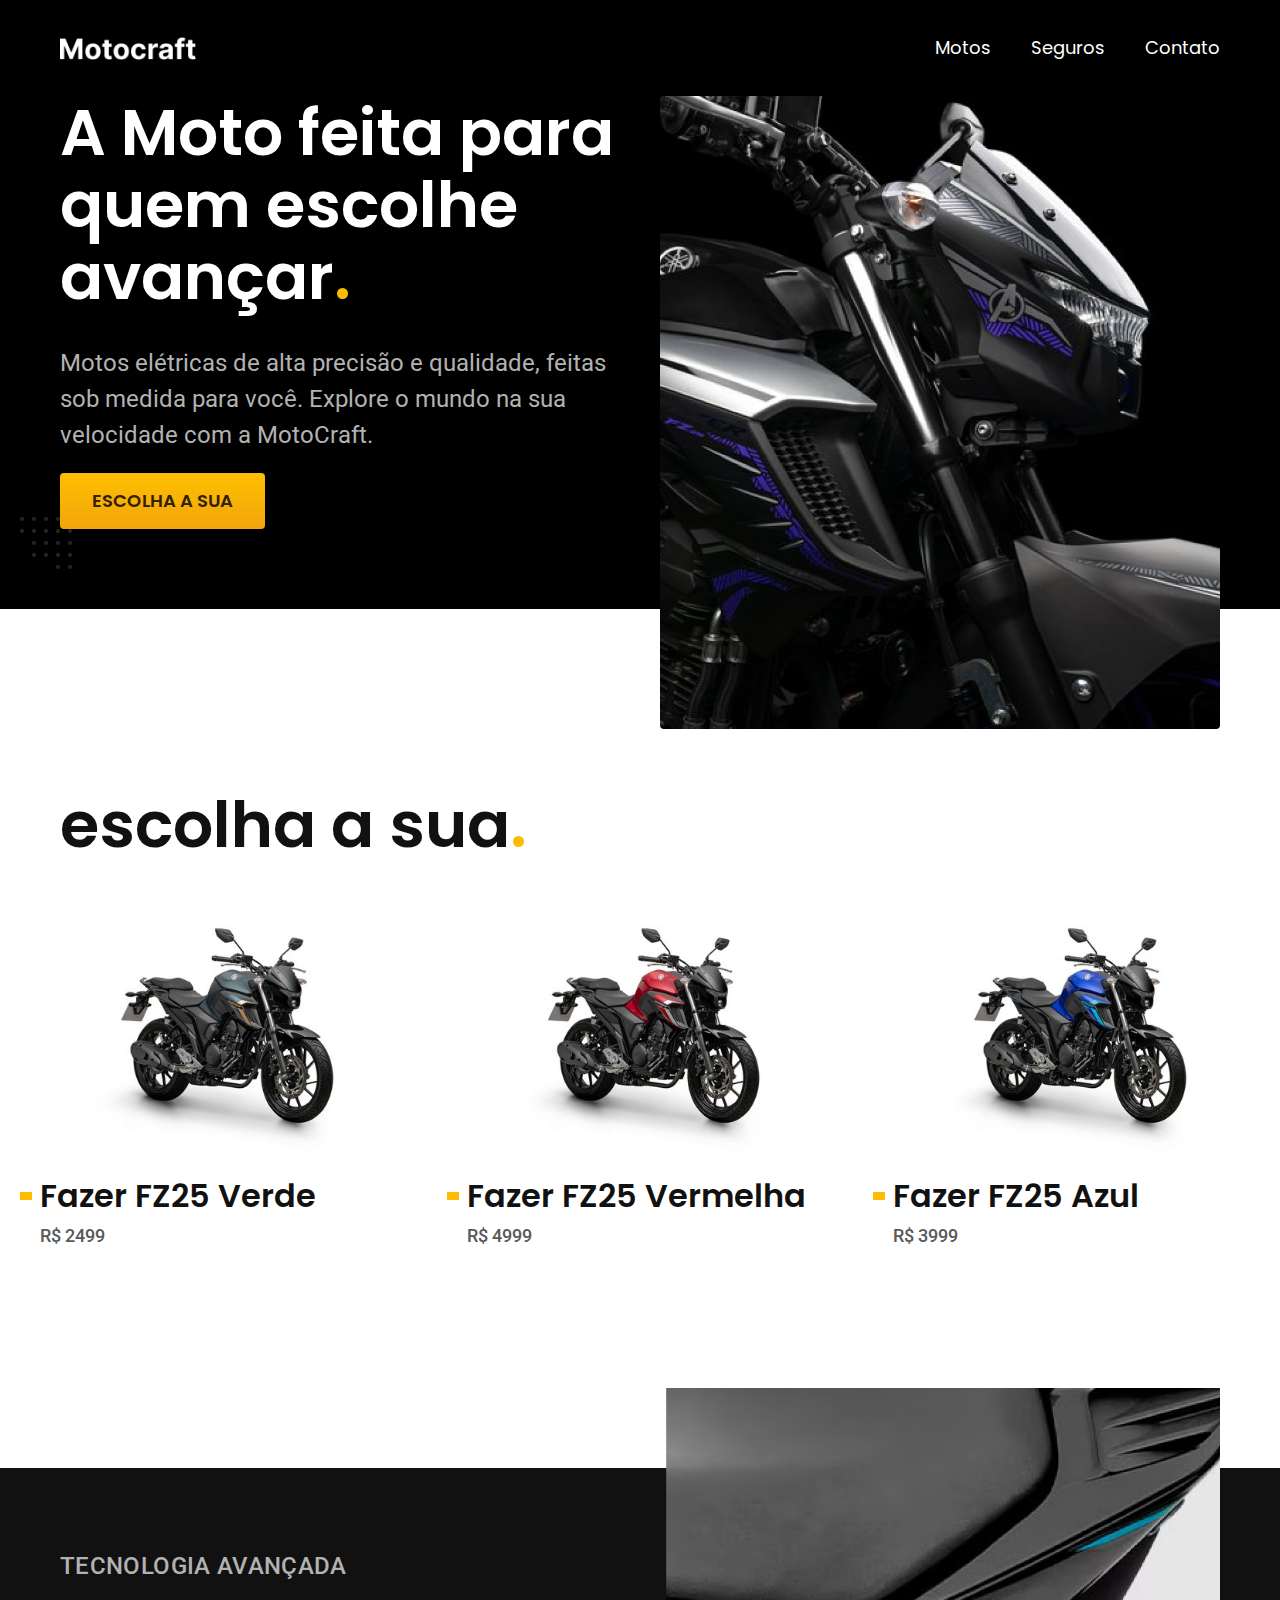
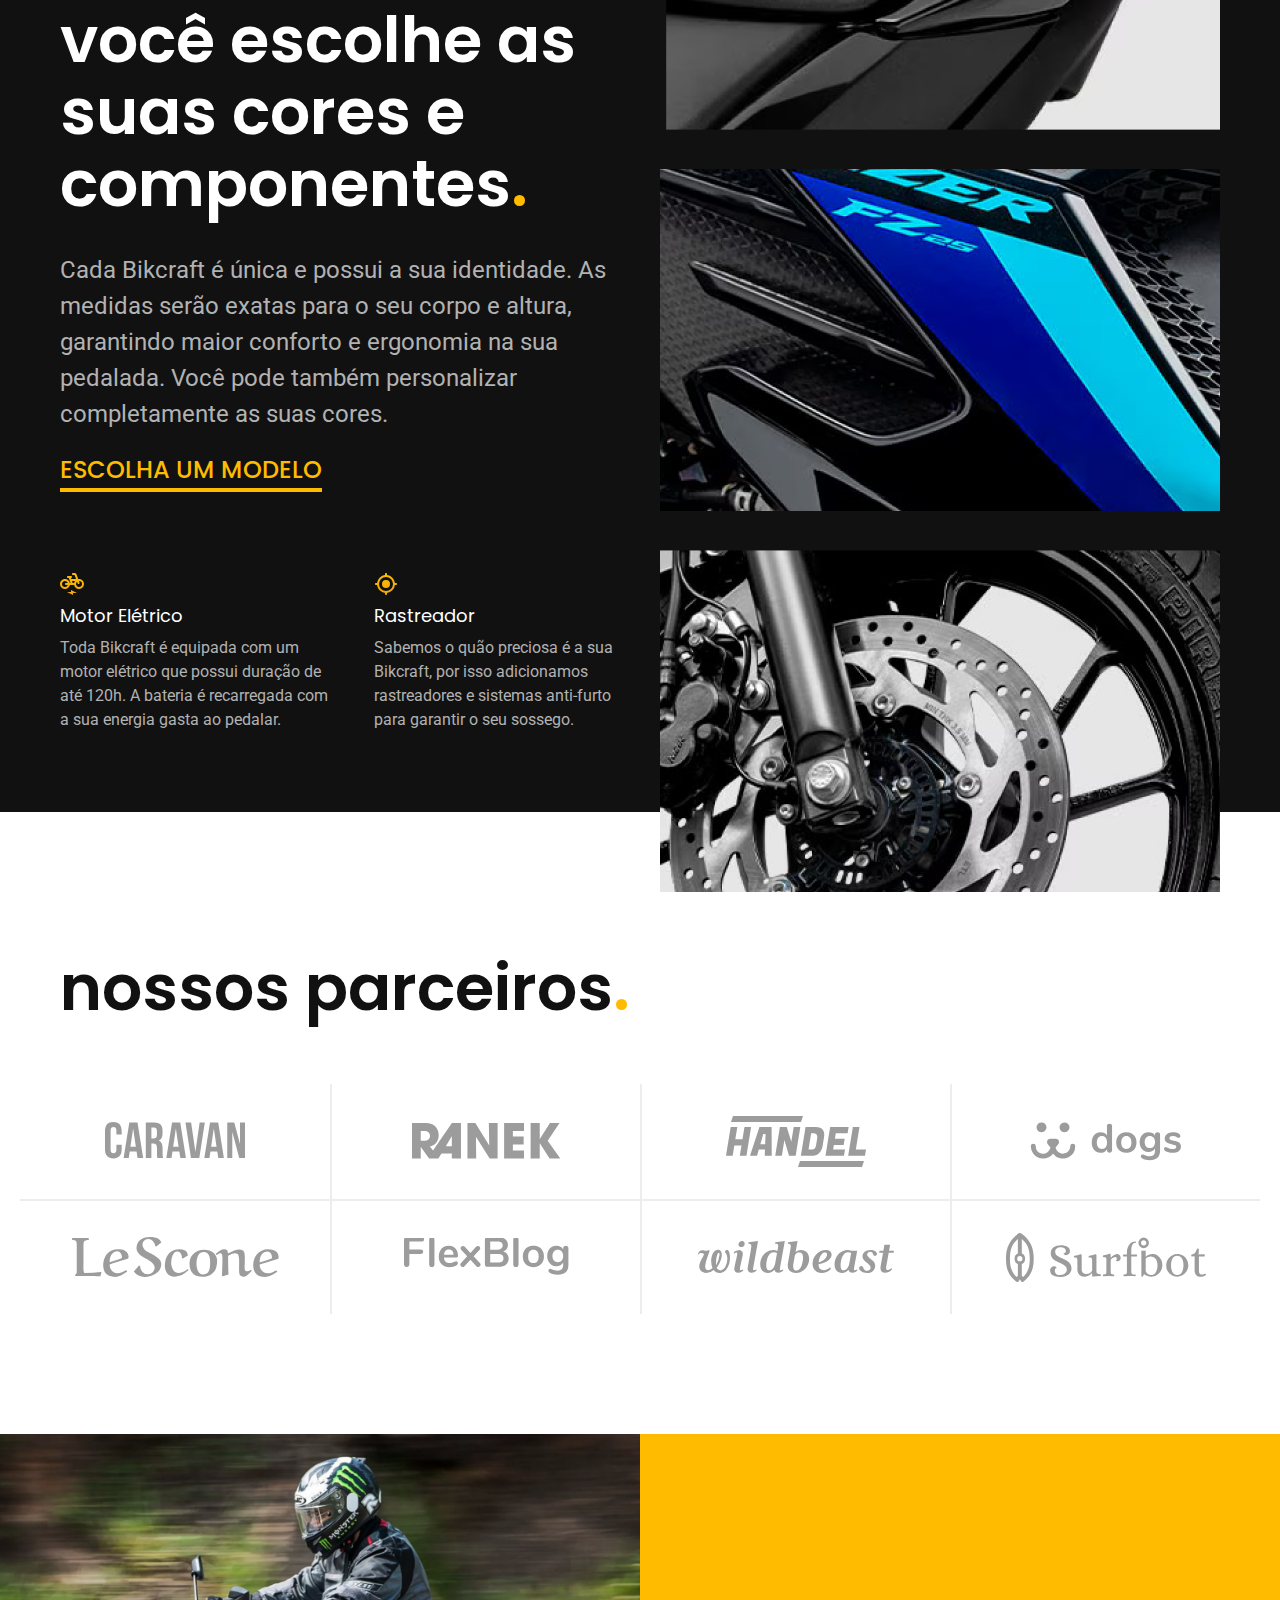
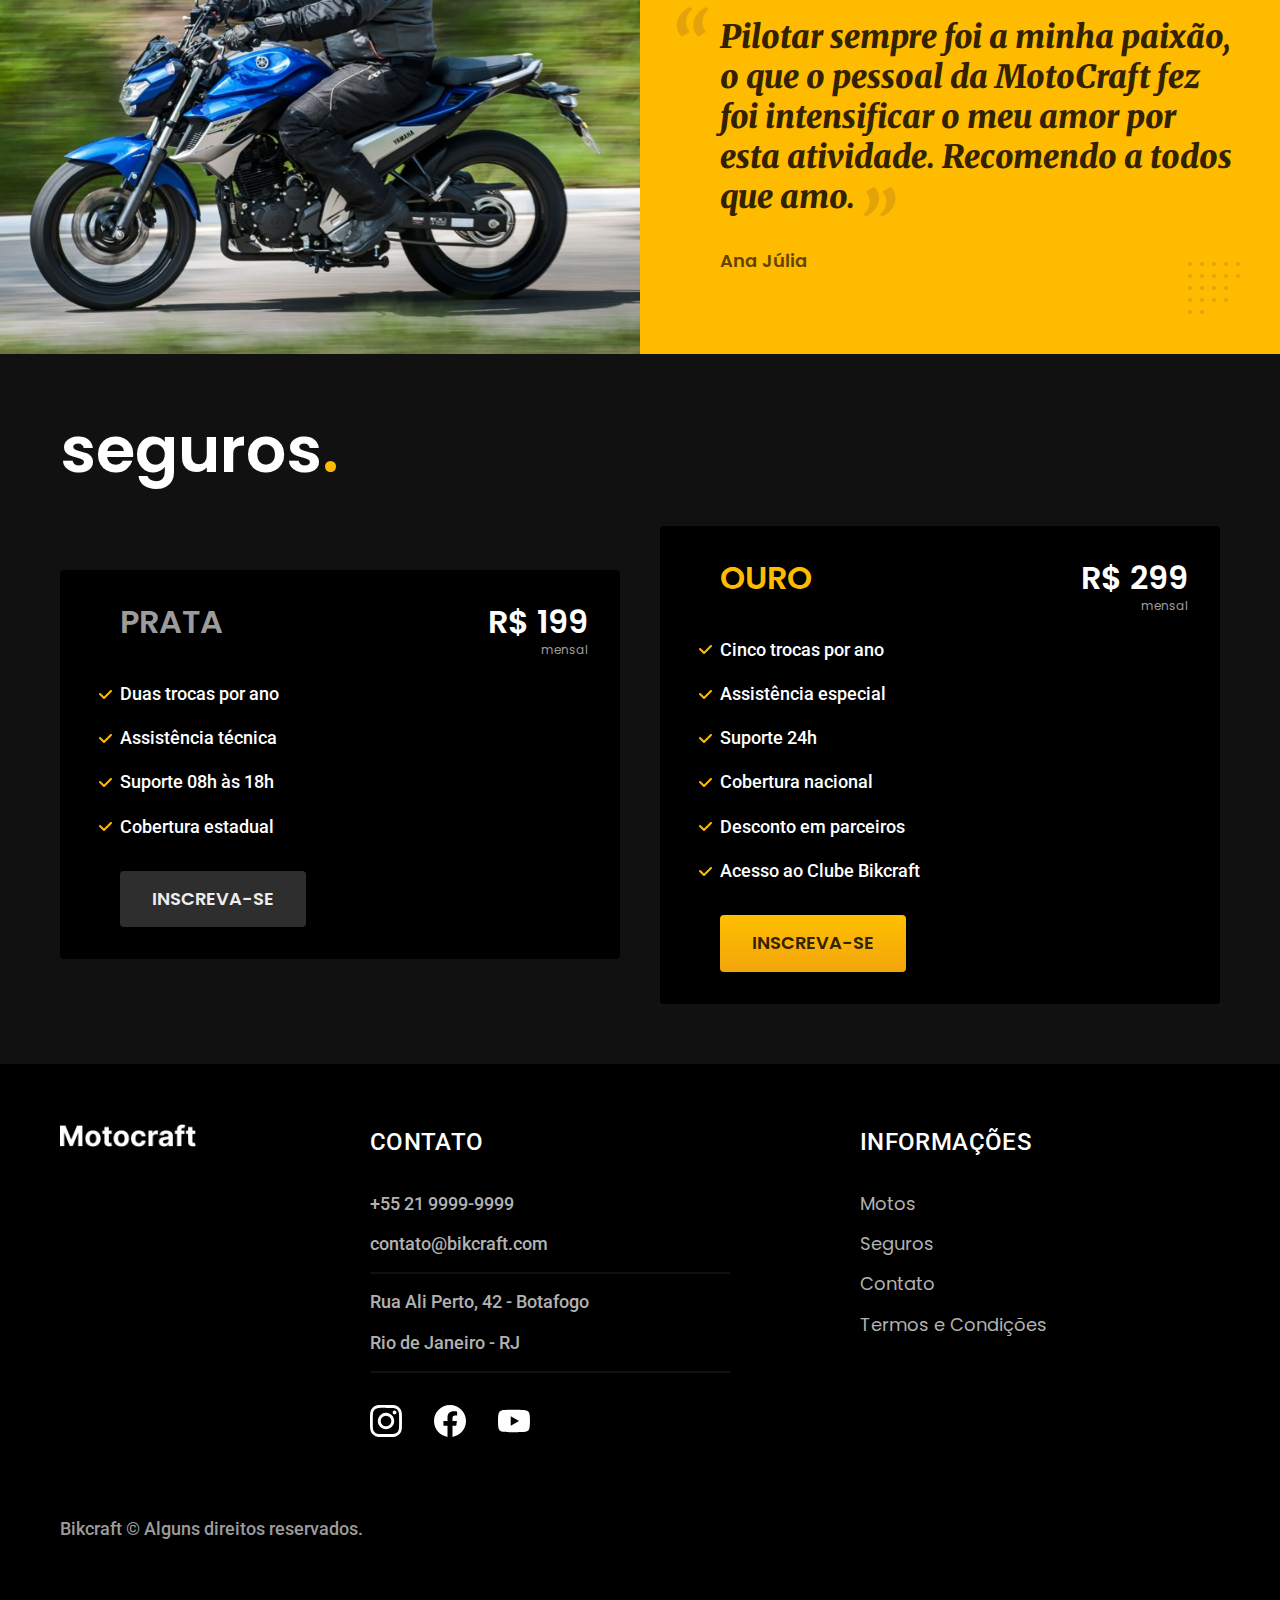
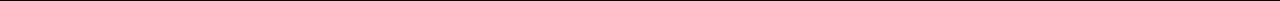
<file: index.html>
<!DOCTYPE html>
<html lang="pt-br">

<head>
  <meta charset="UTF-8">
  <meta name="viewport" content="width=device-width, initial-scale=1.0">

  <title>Motocraft - Motos Elétricas</title>
  <meta name="description" content="Motos elétricas de alta precisão e qualidade, feitas sob medida para o cliente. Explore o mundo na sua velocidade com a Motocraft.">

  <link rel="icon" href="./Group 40.svg" type="image/svg+xml">
  <link rel="preload" href="./css/style.min.css" as="style">
  <link rel="stylesheet" href="./css/style.min.css">
  <link rel="stylesheet" href="./css/global/responsivo.css">

  <script>document.documentElement.classList.add('js');</script>

  <link rel="preconnect" href="https://fonts.googleapis.com">
  <link rel="preconnect" href="https://fonts.gstatic.com" crossorigin>
  <link href="https://fonts.googleapis.com/css2?family=Merriweather:ital,wght@1,900&family=Poppins:wght@400;600&family=Roboto:wght@400;500&display=swap" rel="stylesheet">
</head>

<body>
  <header class="header-bg">
    <div class="header container">
      <a href="./index.html">
        <img src="./img/Motocraft.png" width="136" height="32" alt="Motocraft">
      </a>
      <div class="nav-bar">
      <nav aria-label="primaria">
        <ul class="header-menu font-1-m cor-0">
          <li class="nav-item" ><a href="./bicicletas.html">Motos</a></li>
          <li class="nav-item" ><a href="./seguros.html">Seguros</a></li>
          <li class="nav-item" ><a href="./contato.html">Contato</a></li>
        </ul>
      </nav>
    </div>
    </div>

    
    <div class="mobile-menu-icon">
      <button class="close-button"
      onclick="menuShow()"><img src="img/menu_white_36dp (1).svg" class="icon" alt=""></button>
    </div>
    <nav>
      <div class="mobile-menu">
        <ul class="header-menu font-1-m cor-0">
          <li class="nav-item"><a href="./bicicletas.html">Motos</a></li>
          <li class="nav-item"><a href="./seguros.html">Seguros</a></li>
          <li class="nav-item"><a href="./contato.html">Contato</a></li>
        </ul>
      </div>
    </nav>
  
  </header>










  <main class="introducao-bg">
    <div class="introducao container">
      <div class="introducao-conteudo">
        <h1 class="font-1-xxl cor-0 fadeInDown" data-anime="200">A Moto feita para quem escolhe avançar<span class="cor-p1">.</span></h1>
        <p class="font-2-l cor-5 fadeInDown" data-anime="400">Motos elétricas de alta precisão e qualidade, feitas sob medida para você. Explore o mundo na sua velocidade com a MotoCraft.</p>
        <a class="botao fadeInDown" data-anime="600" href="./bicicletas.html">Escolha a sua</a>
      </div>
      <picture data-anime="800" class="fadeInDown">
        <source media="(max-width: 800px)" srcset="./img/fotos/foto-moto-fzr 1.png">
        <img src="./img/fotos/foto-moto-fzr 1.png" width="1280" height="1600" alt="Bicicleta elétrica preta.">
      </picture>
    </div>
  </main>






  <article class="bicicletas-lista">
    <h2 class="container font-1-xxl">escolha a sua<span class="cor-p1">.</span></h2>

    <ul>
      <li>
        <a href="./bicicletas/magic.html">
          <img src="./img/bicicletas/fzr-verde.jpg" alt="Bicicleta preta" width="920" height="1040">
          <h3 class="font-1-xl">Fazer FZ25 Verde</h3>
          <span class="font-2-m cor-8">R$ 2499</span>
        </a>
      </li>
      <li>
        <a href="./bicicletas/nimbus.html">
          <img src="./img/bicicletas/fzr-vermelha.jpg" alt="Bicicleta preta" width="920" height="1040">
          <h3 class="font-1-xl">Fazer FZ25 Vermelha</h3>
          <span class="font-2-m cor-8">R$ 4999</span>
        </a>
      </li>
      <li>
        <a href="./bicicletas/nebula.html">
          <img src="./img/bicicletas/fzr-azul.jpg" alt="Bicicleta preta" width="920" height="1040">
          <h3 class="font-1-xl">Fazer FZ25 Azul</h3>
          <span class="font-2-m cor-8">R$ 3999</span>
        </a>
      </li>
    </ul>
  </article>

  <article class="tecnologia-bg">
    <div class="tecnologia container">
      <div class="tecnologia-conteudo">
        <span class="font-2-l-b cor-5">Tecnologia Avançada</span>
        <h2 class="font-1-xxl cor-0">você escolhe as suas cores e componentes<span class="cor-p1">.</span></h2>
        <p class="font-2-l cor-5">Cada Bikcraft é única e possui a sua identidade. As medidas serão exatas para o seu corpo e altura, garantindo maior conforto e ergonomia na sua pedalada. Você pode também personalizar completamente as suas cores.</p>
        <a class="link" href="./bicicletas.html">Escolha um modelo</a>
        <div class="tecnologia-vantagens">
          <div>
            <img src="./img/icones/eletrica.svg" width="24" height="24" alt="">
            <h3 class="font-1-m cor-0">Motor Elétrico</h3>
            <p class="font-2-s cor-5">Toda Bikcraft é equipada com um motor elétrico que possui duração de até 120h. A bateria é recarregada com a sua energia gasta ao pedalar.</p>
          </div>
          <div>
            <img src="./img/icones/rastreador.svg" width="24" height="24" alt="">
            <h3 class="font-1-m cor-0">Rastreador</h3>
            <p class="font-2-s cor-5">Sabemos o quão preciosa é a sua Bikcraft, por isso adicionamos rastreadores e sistemas anti-furto para garantir o seu sossego.</p>
          </div>
        </div>
      </div>
      <div class="tecnologia-imagem">
        <img src="./img/fotos/Group 2.png" width="1200" height="1920" alt="">
      </div>
    </div>
  </article>

  <section class="parceiros" aria-label="Nossos Parceiros">
    <h2 class="container font-1-xxl">nossos parceiros<span class="cor-p1">.</span></h2>

    <ul>
      <li><img src="./img/parceiros/caravan.svg" alt="Caravan" width="140" height="38"></li>
      <li><img src="./img/parceiros/ranek.svg" alt="Ranek" width="149" height="36"></li>
      <li><img src="./img/parceiros/handel.svg" alt="Handel" width="140" height="50"></li>
      <li><img src="./img/parceiros/dogs.svg" alt="Dogs" width="152" height="39"></li>
      <li><img src="./img/parceiros/lescone.svg" alt="LeScone" width="208" height="41"></li>
      <li><img src="./img/parceiros/flexblog.svg" alt="FlexBlog" width="165" height="38"></li>
      <li><img src="./img/parceiros/wildbeast.svg" alt="Wildbeast" width="196" height="34"></li>
      <li><img src="./img/parceiros/surfbot.svg" alt="Surfbot" width="200" height="49"></li>
    </ul>
  </section>

  <section class="depoimento" aria-label="Depoimento">
    <div>
      <img src="./img/fotos/fazer250abs_ge0607-1920x1278 1.png" width="1560" height="1360" alt="Pessoa pedalando uma bicicleta Bikcraft">
    </div>
    <div class="depoimento-conteudo">
      <blockquote class="font-1-xl cor-p5">
        <p>Pilotar sempre foi a minha paixão, o que o pessoal da MotoCraft fez foi intensificar o meu amor por esta atividade. Recomendo a todos que amo.</p>
      </blockquote>
      <span class="font-1-m-b cor-p4">Ana Júlia</span>
    </div>
  </section>

  <article class="seguros-bg">
    <div class="seguros container">
      <h2 class="font-1-xxl cor-0">seguros<span class="cor-p1">.</span></h2>
      <div class="seguros-item">
        <h3 class="font-1-xl cor-6">PRATA</h3>
        <span class="font-1-xl cor-0">R$ 199 <span class="font-1-xs cor-6">mensal</span></span>
        <ul class="font-2-m cor-0">
          <li>Duas trocas por ano</li>
          <li>Assistência técnica</li>
          <li>Suporte 08h às 18h</li>
          <li>Cobertura estadual</li>
        </ul>
        <a class="botao secundario" href="./orcamento.html?tipo=seguro&produto=prata">Inscreva-se</a>
      </div>

      <div class="seguros-item">
        <h3 class="font-1-xl cor-p1">OURO</h3>
        <span class="font-1-xl cor-0">R$ 299 <span class="font-1-xs cor-6">mensal</span></span>
        <ul class="font-2-m cor-0">
          <li>Cinco trocas por ano</li>
          <li>Assistência especial</li>
          <li>Suporte 24h</li>
          <li>Cobertura nacional</li>
          <li>Desconto em parceiros</li>
          <li>Acesso ao Clube Bikcraft</li>
        </ul>
        <a class="botao" href="./orcamento.html?tipo=seguro&produto=ouro">Inscreva-se</a>
      </div>
    </div>
  </article>

  <footer class="footer-bg">
    <div class="footer container">
      <img src="./img/Motocraft.png" width="136" height="32" alt="Motocraft">
      <div class="footer-contato">
        <h3 class="font-2-l-b cor-0">Contato</h3>
        <ul class="font-2-m cor-5">
          <li><a href="tel:+552199999999">+55 21 9999-9999</a></li>
          <li><a href="mailto:contato@bikcraft.com">contato@bikcraft.com</a></li>
          <li>Rua Ali Perto, 42 - Botafogo</li>
          <li>Rio de Janeiro - RJ</li>
        </ul>
        <div class="footer-redes">
          <a href="./">
            <img src="./img/redes/instagram.svg" width="32" height="32" alt="Instagram">
          </a>
          <a href="./">
            <img src="./img/redes/facebook.svg" width="32" height="32" alt="Facebook">
          </a>
          <a href="./">
            <img src="./img/redes/youtube.svg" width="32" height="32" alt="Youtube">
          </a>
        </div>
      </div>
      <div class="footer-informacoes">
        <h3 class="font-2-l-b cor-0">Informações</h3>
        <nav>
          <ul class="font-1-m cor-5">
            <li><a href="./bicicletas.html">Motos</a></li>
            <li><a href="./seguros.html">Seguros</a></li>
            <li><a href="./contato.html">Contato</a></li>
            <li><a href="./termos.html">Termos e Condições</a></li>
          </ul>
        </nav>
      </div>
      <p class="footer-copy font-2-m cor-6">Bikcraft © Alguns direitos reservados.</p>
    </div>
  </footer>

  <script src="./js/plugins/simple-anime.js"></script>
  <script src="./js/script.js"></script>
</body>

</html>
</file>
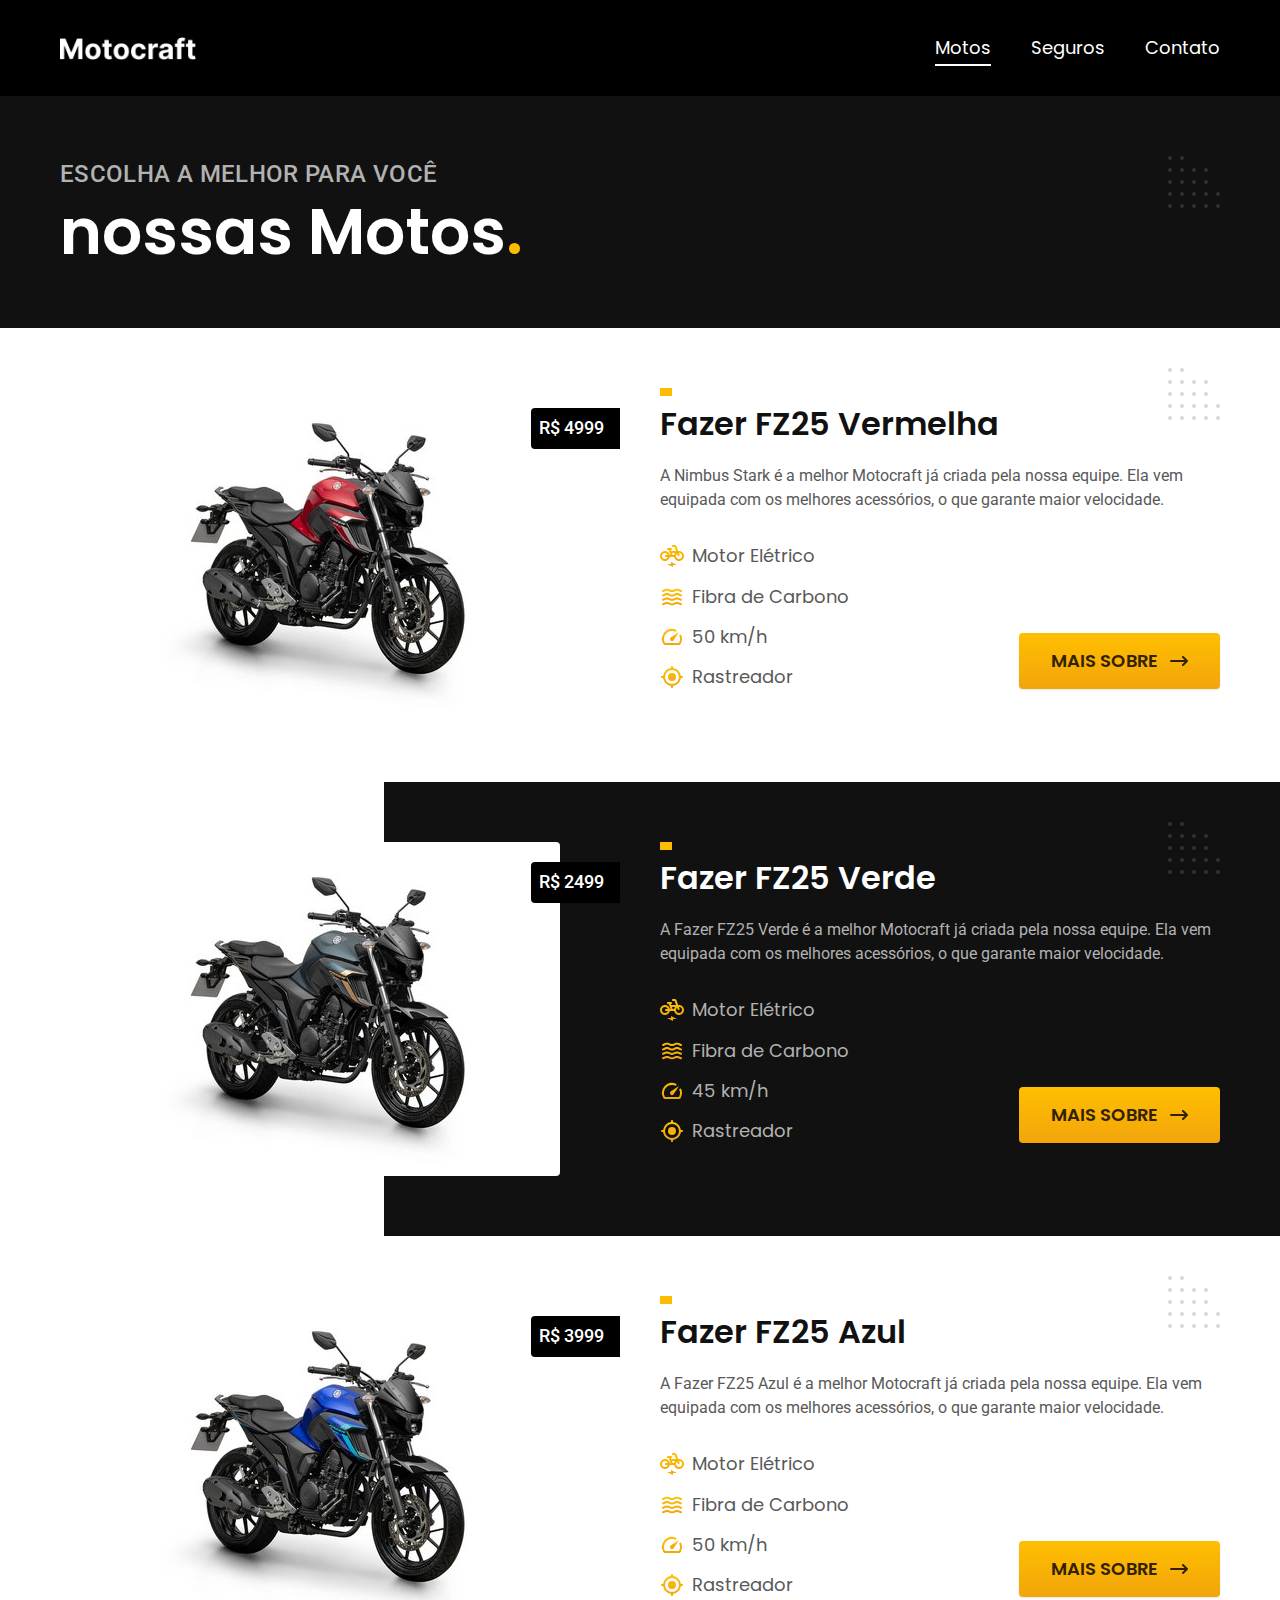
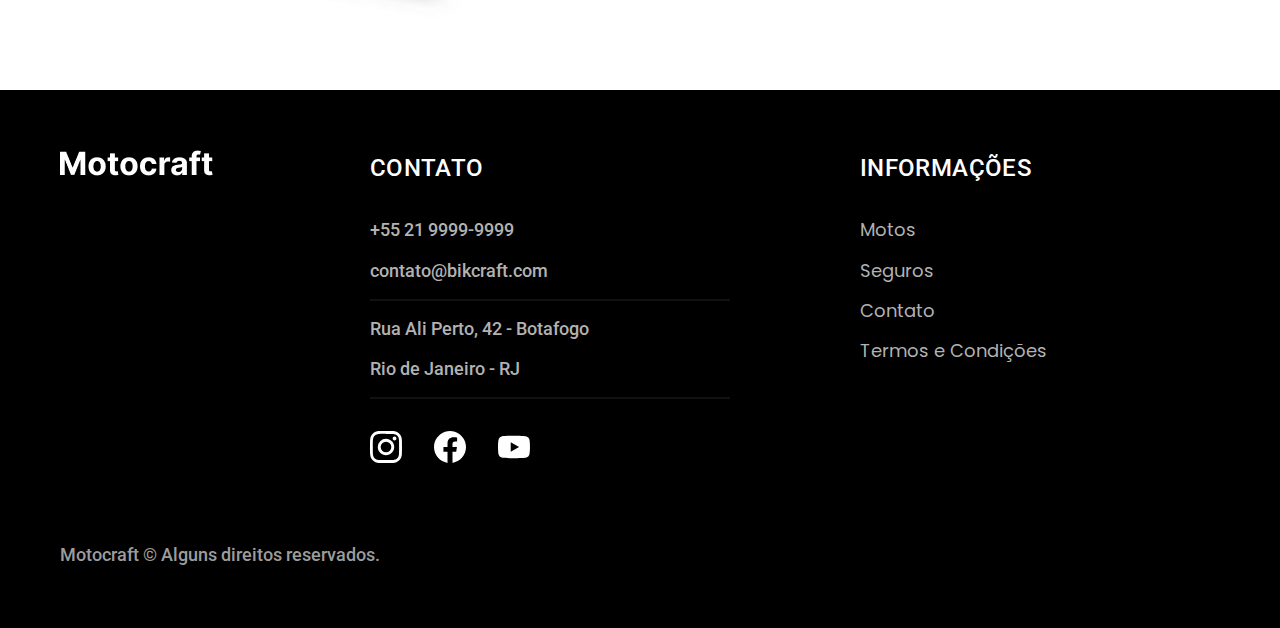
<file: bicicletas.html>
<!DOCTYPE html>
<html lang="pt-br">

<head>
  <meta charset="UTF-8">
  <meta name="viewport" content="width=device-width, initial-scale=1.0">

  <title>Bicicletas | Bikcraft</title>
  <meta name="description" content="Bicicletas">

  <link rel="icon" href="./Group 40.svg" type="image/svg+xml">
  <link rel="preload" href="./css/style.min.css" as="style">
  <link rel="stylesheet" href="./css/style.min.css">
  <link rel="stylesheet" href="./css/global/responsivo.css">
  <script>document.documentElement.classList.add('js');</script>

  <link rel="preconnect" href="https://fonts.googleapis.com">
  <link rel="preconnect" href="https://fonts.gstatic.com" crossorigin>
  <link href="https://fonts.googleapis.com/css2?family=Merriweather:ital,wght@1,900&family=Poppins:wght@400;600&family=Roboto:wght@400;500&display=swap" rel="stylesheet">
</head>

<body id="bicicletas">
  <header class="header-bg">
    <div class="header container">
      <a href="./index.html">
        <img src="./img/Motocraft.png" width="136" height="32" alt="Motocraft">
      </a>
      <div class="nav-bar">
      <nav aria-label="primaria">
        <ul class="header-menu font-1-m cor-0">
          <li class="nav-item" ><a href="./bicicletas.html">Motos</a></li>
          <li class="nav-item" ><a href="./seguros.html">Seguros</a></li>
          <li class="nav-item" ><a href="./contato.html">Contato</a></li>
        </ul>
      </nav>
    </div>
    </div>

    
    <div class="mobile-menu-icon">
      <button class="close-button"
      onclick="menuShow()"><img src="img/menu_white_36dp (1).svg" class="icon" alt=""></button>
    </div>
    <nav>
      <div class="mobile-menu">
        <ul class="header-menu font-1-m cor-0">
          <li class="nav-item"><a href="./bicicletas.html">Motos</a></li>
          <li class="nav-item"><a href="./seguros.html">Seguros</a></li>
          <li class="nav-item"><a href="./contato.html">Contato</a></li>
        </ul>
      </div>
    </nav>
  
  </header>

  <main>
    <div class="titulo-bg">
      <div class="titulo container">
        <p class="font-2-l-b cor-5">Escolha a melhor para você</p>
        <h1 class="font-1-xxl cor-0">nossas Motos<span class="cor-p1">.</span></h1>
      </div>
    </div>

    <div class="bicicletas container">
      <div class="bicicletas-imagem">
        <img src="./img/bicicletas/fzr-vermelha.jpg" alt="Bicicleta preta">
        <span class="font-2-m cor-0">R$ 4999</span>
      </div>
      <div class="bicicletas-conteudo">
        <h2 class="font-1-xl">Fazer FZ25 Vermelha</h2>
        <p class="font-2-s cor-8">A Nimbus Stark é a melhor Motocraft já criada pela nossa equipe. Ela vem equipada com os melhores acessórios, o que garante maior velocidade.</p>
        <ul class="font-1-m cor-8">
          <li>
            <img src="./img/icones/eletrica.svg" alt="">
            Motor Elétrico
          </li>
          <li>
            <img src="./img/icones/carbono.svg" alt="">
            Fibra de Carbono
          </li>
          <li>
            <img src="./img/icones/velocidade.svg" alt="">
            50 km/h
          </li>
          <li>
            <img src="./img/icones/rastreador.svg" alt="">
            Rastreador
          </li>
        </ul>
        <a class="botao seta" href="./bicicletas/nimbus.html">Mais Sobre</a>
      </div>
    </div>

    <div class="bicicletas-bg">
      <div class="bicicletas container">
        <div class="bicicletas-imagem">
          <img src="./img/bicicletas/fzr-verde.jpg" alt="Bicicleta preta">
          <span class="font-2-m cor-0">R$ 2499</span>
        </div>
        <div class="bicicletas-conteudo">
          <h2 class="font-1-xl cor-0">Fazer FZ25 Verde</h2>
          <p class="font-2-s cor-5">A Fazer FZ25 Verde é a melhor Motocraft já criada pela nossa equipe. Ela vem equipada com os melhores acessórios, o que garante maior velocidade.</p>
          <ul class="font-1-m cor-5">
            <li>
              <img src="./img/icones/eletrica.svg" alt="">
              Motor Elétrico
            </li>
            <li>
              <img src="./img/icones/carbono.svg" alt="">
              Fibra de Carbono
            </li>
            <li>
              <img src="./img/icones/velocidade.svg" alt="">
              45 km/h
            </li>
            <li>
              <img src="./img/icones/rastreador.svg" alt="">
              Rastreador
            </li>
          </ul>
          <a class="botao seta" href="./bicicletas/magic.html">Mais Sobre</a>
        </div>
      </div>
    </div>

    <div class="bicicletas container">
      <div class="bicicletas-imagem">
        <img src="./img/bicicletas/fzr-azul.jpg" alt="Bicicleta preta">
        <span class="font-2-m cor-0">R$ 3999</span>
      </div>
      <div class="bicicletas-conteudo">
        <h2 class="font-1-xl">Fazer FZ25 Azul</h2>
        <p class="font-2-s cor-8">A Fazer FZ25 Azul é a melhor Motocraft já criada pela nossa equipe. Ela vem equipada com os melhores acessórios, o que garante maior velocidade.</p>
        <ul class="font-1-m cor-8">
          <li>
            <img src="./img/icones/eletrica.svg" alt="">
            Motor Elétrico
          </li>
          <li>
            <img src="./img/icones/carbono.svg" alt="">
            Fibra de Carbono
          </li>
          <li>
            <img src="./img/icones/velocidade.svg" alt="">
            50 km/h
          </li>
          <li>
            <img src="./img/icones/rastreador.svg" alt="">
            Rastreador
          </li>
        </ul>
        <a class="botao seta" href="./bicicletas/nebula.html">Mais Sobre</a>
      </div>
    </div>

  </main>

  <footer class="footer-bg">
    <div class="footer container">
      <img src="./img/Motocraft.png" alt="Motocraft">
      <div class="footer-contato">
        <h3 class="font-2-l-b cor-0">Contato</h3>
        <ul class="font-2-m cor-5">
          <li><a href="tel:+552199999999">+55 21 9999-9999</a></li>
          <li><a href="mailto:contato@bikcraft.com">contato@bikcraft.com</a></li>
          <li>Rua Ali Perto, 42 - Botafogo</li>
          <li>Rio de Janeiro - RJ</li>
        </ul>
        <div class="footer-redes">
          <a href="./">
            <img src="./img/redes/instagram.svg" alt="Instagram">
          </a>
          <a href="./">
            <img src="./img/redes/facebook.svg" alt="Facebook">
          </a>
          <a href="./">
            <img src="./img/redes/youtube.svg" alt="Youtube">
          </a>
        </div>
      </div>
      <div class="footer-informacoes">
        <h3 class="font-2-l-b cor-0">Informações</h3>
        <nav>
          <ul class="font-1-m cor-5">
            <li><a href="./bicicletas.html">Motos</a></li>
            <li><a href="./seguros.html">Seguros</a></li>
            <li><a href="./contato.html">Contato</a></li>
            <li><a href="./termos.html">Termos e Condições</a></li>
          </ul>
        </nav>
      </div>
      <p class="footer-copy font-2-m cor-6">Motocraft © Alguns direitos reservados.</p>
    </div>
  </footer>
  <script src="./js/script.js"></script>
</body>

</html>
</file>
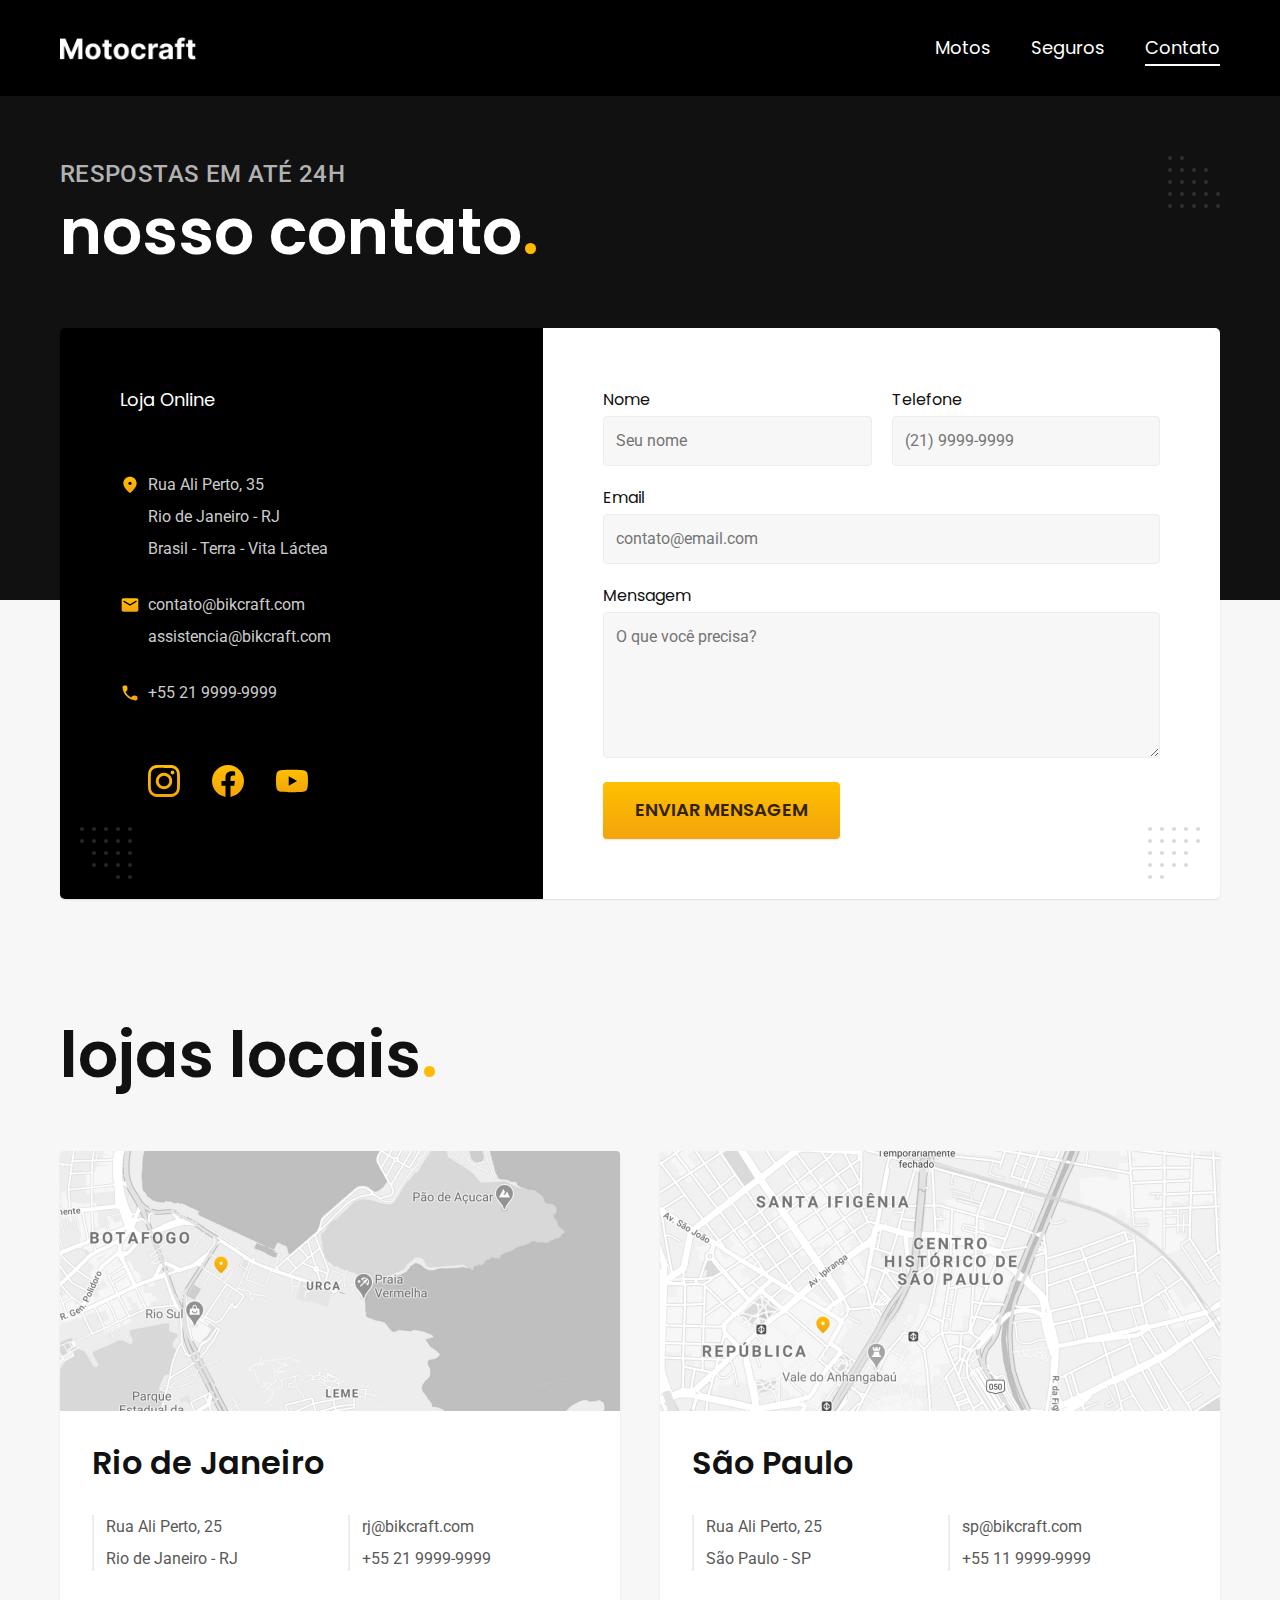
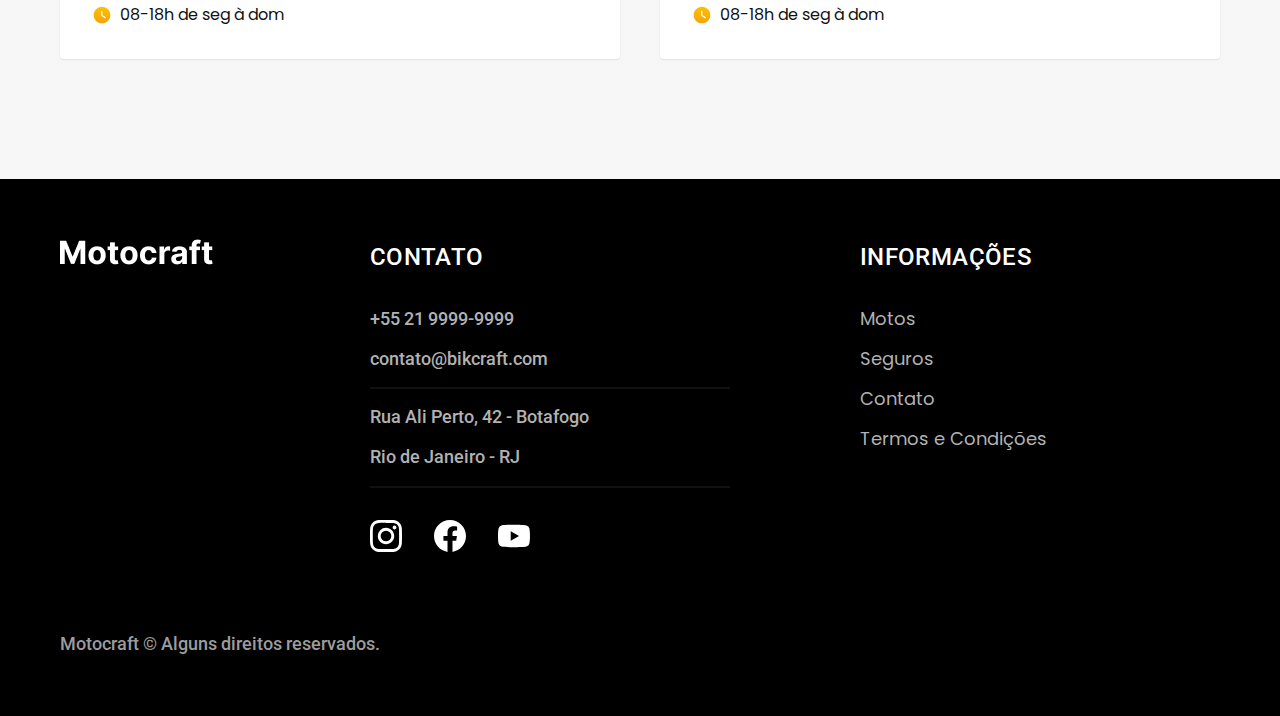
<file: contato.html>
<!DOCTYPE html>
<html lang="pt-br">

<head>
  <meta charset="UTF-8">
  <meta name="viewport" content="width=device-width, initial-scale=1.0">

  <title>Contato | Bikcraft</title>
  <meta name="description" content="Contato.">

  <link rel="icon" href="./Group 40.svg" type="image/svg+xml">
  <link rel="preload" href="./css/style.min.css" as="style">
  <link rel="stylesheet" href="./css/style.min.css">
  <link rel="stylesheet" href="./css/global/responsivo.css">
  <script>document.documentElement.classList.add('js');</script>

  <link rel="preconnect" href="https://fonts.googleapis.com">
  <link rel="preconnect" href="https://fonts.gstatic.com" crossorigin>
  <link href="https://fonts.googleapis.com/css2?family=Merriweather:ital,wght@1,900&family=Poppins:wght@400;600&family=Roboto:wght@400;500&display=swap" rel="stylesheet">
</head>

<body id="contato">
  <header class="header-bg">
    <div class="header container">
      <a href="./index.html">
        <img src="./img/Motocraft.png" width="136" height="32" alt="Motocraft">
      </a>
      <div class="nav-bar">
      <nav aria-label="primaria">
        <ul class="header-menu font-1-m cor-0">
          <li class="nav-item" ><a href="./bicicletas.html">Motos</a></li>
          <li class="nav-item" ><a href="./seguros.html">Seguros</a></li>
          <li class="nav-item" ><a href="./contato.html">Contato</a></li>
        </ul>
      </nav>
    </div>
    </div>

    
    <div class="mobile-menu-icon">
      <button class="close-button"
      onclick="menuShow()"><img src="img/menu_white_36dp (1).svg" class="icon" alt=""></button>
    </div>
    <nav>
      <div class="mobile-menu">
        <ul class="header-menu font-1-m cor-0">
          <li class="nav-item"><a href="./bicicletas.html">Motos</a></li>
          <li class="nav-item"><a href="./seguros.html">Seguros</a></li>
          <li class="nav-item"><a href="./contato.html">Contato</a></li>
        </ul>
      </div>
    </nav>
  
  </header>

  <main>
    <div class="titulo-bg">
      <div class="titulo container">
        <p class="font-2-l-b cor-5">Respostas em até 24h</p>
        <h1 class="font-1-xxl cor-0">nosso contato<span class="cor-p1">.</span></h1>
      </div>
    </div>

    <div class="contato container">
      <section class="contato-dados" aria-label="Endereço">
        <h2 class="font-1-m cor-0">Loja Online</h2>
        <div class="contato-endereco font-2-s cor-4">
          <p>Rua Ali Perto, 35</p>
          <p>Rio de Janeiro - RJ</p>
          <p>Brasil - Terra - Vita Láctea</p>
        </div>
        <address class="contato-meios font-2-s cor-4">
          <a href="mailto:contato@bikcraft.com">contato@bikcraft.com</a>
          <a href="mailto:assistencia@bikcraft.com">assistencia@bikcraft.com</a>
          <a href="tel:+552199999999">+55 21 9999-9999</a>
        </address>
        <div class="contato-redes">
          <a href="./">
            <img src="./img/redes/instagram-p.svg" alt="Instagram">
          </a>
          <a href="./">
            <img src="./img/redes/facebook-p.svg" alt="Facebook">
          </a>
          <a href="./">
            <img src="./img/redes/youtube-p.svg" alt="Youtube">
          </a>
        </div>
      </section>
      <section class="contato-formulario" aria-label="Formulário">
        <form class="form" action="./enviar.php" method="post">
          <div>
            <label for="nome">Nome</label>
            <input type="text" id="nome" name="nome" placeholder="Seu nome">
          </div>
          <div>
            <label for="telefone">Telefone</label>
            <input type="text" id="telefone" name="telefone" placeholder="(21) 9999-9999">
          </div>
          <div class="col-2">
            <label for="email">Email</label>
            <input type="email" id="email" name="email" placeholder="contato@email.com" required>
          </div>
          <div class="col-2">
            <label for="mensagem">Mensagem</label>
            <textarea rows="5" id="mensagem" name="mensagem" placeholder="O que você precisa?"></textarea>
          </div>
          <button class="botao col-2">Enviar Mensagem</button>
        </form>
      </section>
    </div>
  </main>

  <article class="lojas container">
    <h2 class="font-1-xxl">lojas locais<span class="cor-p1">.</span></h2>
    <div class="lojas-item">
      <img src="./img/lojas/rj.jpg" alt="mapa marcando o endereço em Rua Ali Perto, 25 - Rio de Janeiro - RJ">
      <div class="lojas-conteudo">
        <h3 class="font-1-xl">Rio de Janeiro</h3>
        <div class="lojas-dados font-2-s cor-8">
          <p>Rua Ali Perto, 25</p>
          <p>Rio de Janeiro - RJ</p>
        </div>
        <div class="lojas-dados font-2-s cor-8">
          <a href="mailto:rj@bikcraft.com">rj@bikcraft.com</a>
          <a href="tel:+552199999999">+55 21 9999-9999</a>
        </div>
        <p class="lojas-tempo font-1-s"><img src="./img/icones/horario.svg" alt="">08-18h de seg à dom</p>
      </div>
    </div>

    <div class="lojas-item">
      <img src="./img/lojas/sp.jpg" alt="mapa marcando o endereço em Rua Ali Perto, 25 - São Paulo - SP">
      <div class="lojas-conteudo">
        <h3 class="font-1-xl">São Paulo</h3>
        <div class="lojas-dados font-2-s cor-8">
          <p>Rua Ali Perto, 25</p>
          <p>São Paulo - SP</p>
        </div>
        <div class="lojas-dados font-2-s cor-8">
          <a href="mailto:sp@bikcraft.com">sp@bikcraft.com</a>
          <a href="tel:+551199999999">+55 11 9999-9999</a>
        </div>
        <p class="lojas-tempo font-1-s"><img src="./img/icones/horario.svg" alt="">08-18h de seg à dom</p>
      </div>
    </div>
  </article>

  <footer class="footer-bg">
    <div class="footer container">
      <img src="./img/Motocraft.png" alt="Motocraft">
      <div class="footer-contato">
        <h3 class="font-2-l-b cor-0">Contato</h3>
        <ul class="font-2-m cor-5">
          <li><a href="tel:+552199999999">+55 21 9999-9999</a></li>
          <li><a href="mailto:contato@bikcraft.com">contato@bikcraft.com</a></li>
          <li>Rua Ali Perto, 42 - Botafogo</li>
          <li>Rio de Janeiro - RJ</li>
        </ul>
        <div class="footer-redes">
          <a href="./">
            <img src="./img/redes/instagram.svg" alt="Instagram">
          </a>
          <a href="./">
            <img src="./img/redes/facebook.svg" alt="Facebook">
          </a>
          <a href="./">
            <img src="./img/redes/youtube.svg" alt="Youtube">
          </a>
        </div>
      </div>
      <div class="footer-informacoes">
        <h3 class="font-2-l-b cor-0">Informações</h3>
        <nav>
          <ul class="font-1-m cor-5">
            <li><a href="./bicicletas.html">Motos</a></li>
            <li><a href="./seguros.html">Seguros</a></li>
            <li><a href="./contato.html">Contato</a></li>
            <li><a href="./termos.html">Termos e Condições</a></li>
          </ul>
        </nav>
      </div>
      <p class="footer-copy font-2-m cor-6">Motocraft © Alguns direitos reservados.</p>
    </div>
  </footer>
  <script src="./js/script.js"></script>
  <script src="./js/formulario.js"></script>
</body>

</html>
</file>
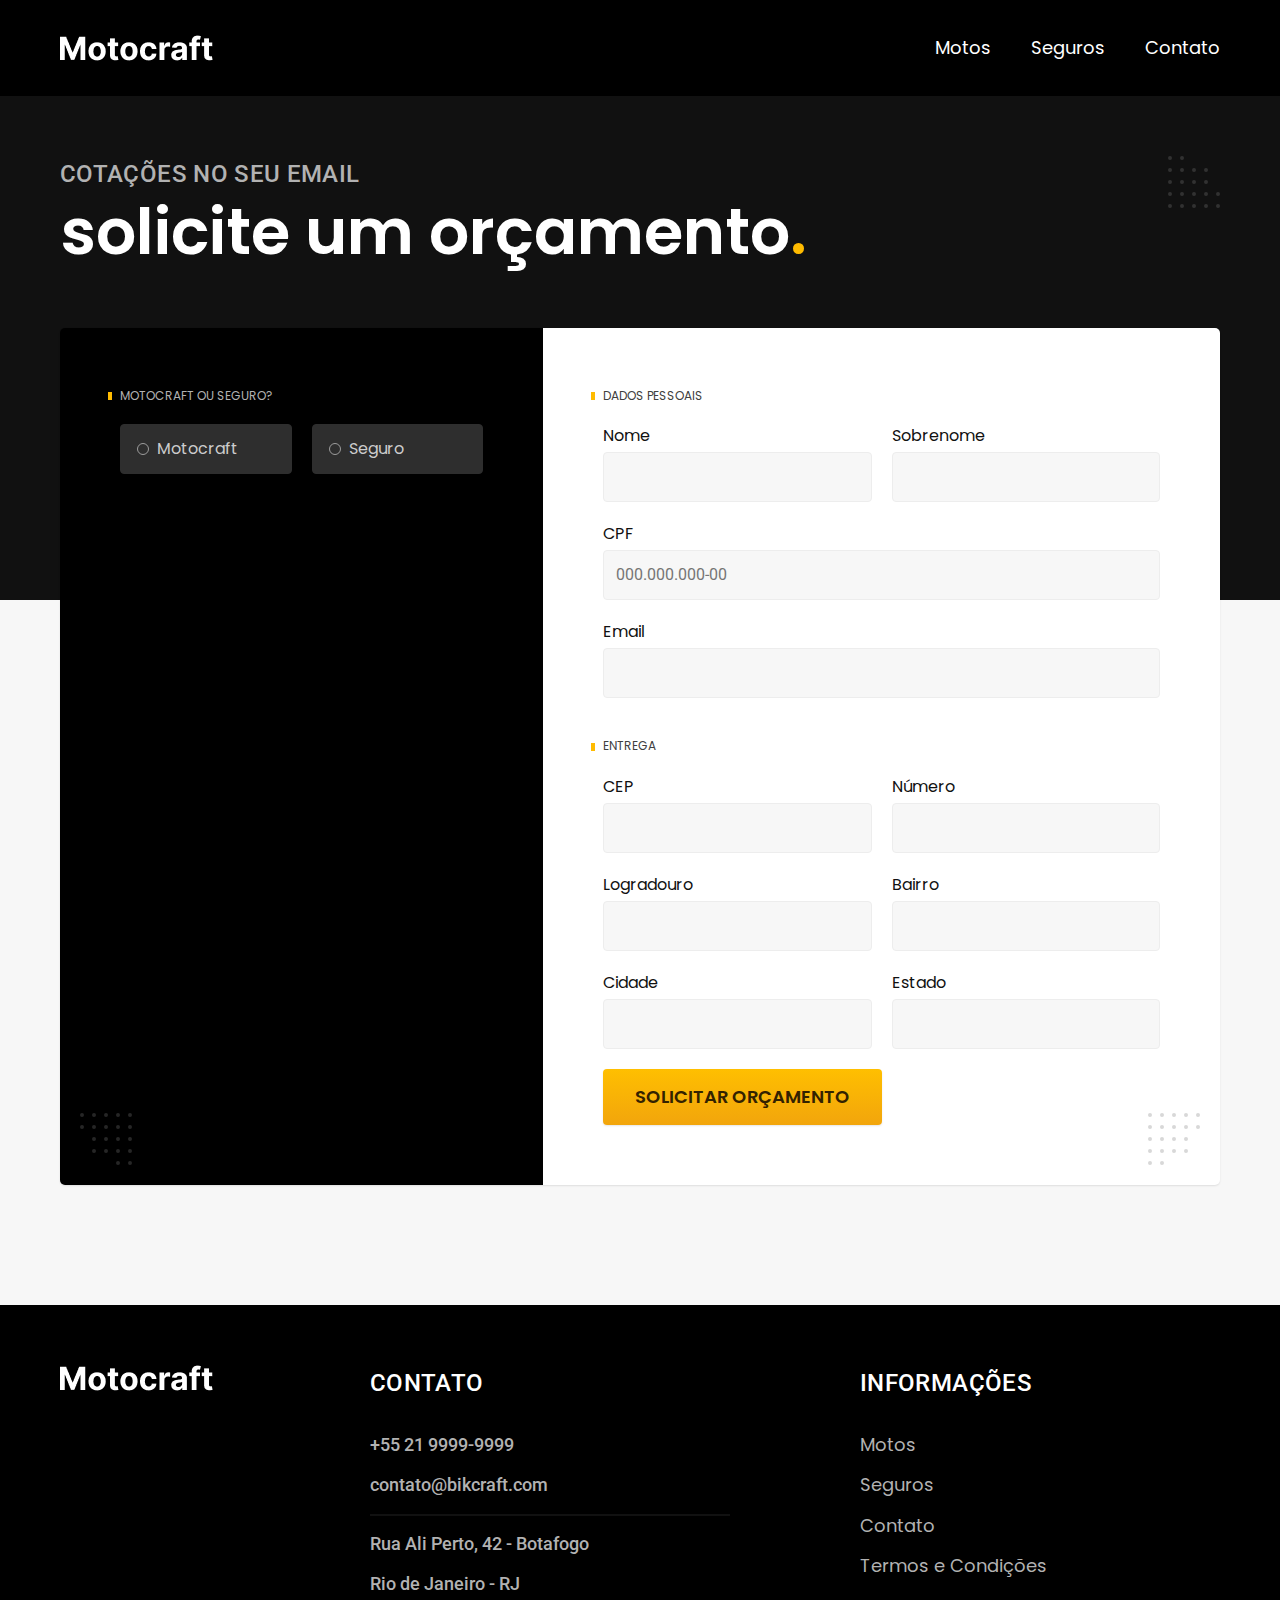
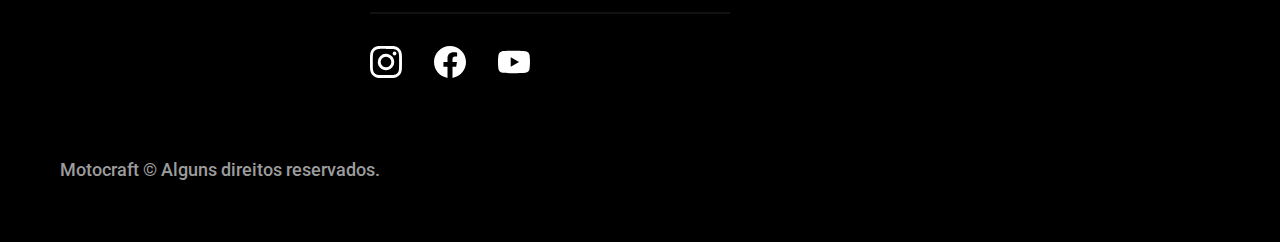
<file: orcamento.html>
<!DOCTYPE html>
<html lang="pt-br">

<head>
  <meta charset="UTF-8">
  <meta name="viewport" content="width=device-width, initial-scale=1.0">

  <title>Orçamento | Bikcraft</title>
  <meta name="description" content="Orçamento.">

  <link rel="icon" href="./favicon.svg" type="image/svg+xml">
  <link rel="preload" href="./css/style.min.css" as="style">
  <link rel="stylesheet" href="./css/style.min.css">
  <script>document.documentElement.classList.add('js');</script>

  <link rel="preconnect" href="https://fonts.googleapis.com">
  <link rel="preconnect" href="https://fonts.gstatic.com" crossorigin>
  <link href="https://fonts.googleapis.com/css2?family=Merriweather:ital,wght@1,900&family=Poppins:wght@400;600&family=Roboto:wght@400;500&display=swap" rel="stylesheet">
</head>

<body id="orcamento">
  <header class="header-bg">
    <div class="header container">
      <a href="./index.html">
        <img src="./img/Motocraft.png" alt="Motocraft">
      </a>

      <nav aria-label="primaria">
        <ul class="header-menu font-1-m cor-0">
          <li><a href="./bicicletas.html">Motos</a></li>
          <li><a href="./seguros.html">Seguros</a></li>
          <li><a href="./contato.html">Contato</a></li>
        </ul>
      </nav>
    </div>
  </header>

  <main>
    <div class="titulo-bg">
      <div class="titulo container">
        <p class="font-2-l-b cor-5">Cotações no seu email</p>
        <h1 class="font-1-xxl cor-0">solicite um orçamento<span class="cor-p1">.</span></h1>
      </div>
    </div>

    <form class="orcamento container" action="./enviar.php" method="post">
      <div class="orcamento-produto">
        <h2 class="font-1-xs cor-5">Motocraft ou Seguro?</h2>

        <input type="radio" name="tipo" value="bikcraft" id="bikcraft">
        <label for="bikcraft">Motocraft</label>

        <input type="radio" name="tipo" value="seguro" id="seguro">
        <label for="seguro">Seguro</label>

        <div class="orcamento-conteudo" id="orcamento-bikcraft">
          <h2 class="font-1-xs cor-5">Escolha a sua</h2>

          <input type="radio" name="produto" value="nimbus" id="nimbus">
          <label for="nimbus">Fazer FZ25 Vermelha<span>R$ 4999</span></label>
          <div class="orcamento-detalhes">
            <ul class="font-1-xs cor-8">
              <li><img src="./img/icones/eletrica.svg" alt=""> Motor Elétrico</li>
              <li><img src="./img/icones/carbono.svg" alt=""> Fibra de Carbono</li>
              <li><img src="./img/icones/velocidade.svg" alt=""> 50 km/h</li>
              <li><img src="./img/icones/rastreador.svg" alt=""> Rastreador</li>
            </ul>
            <img src="./img/bicicletas/fzr-vermelha.jpg" alt="Bicicleta preta">
          </div>

          <input type="radio" name="produto" value="magic" id="magic">
          <label for="magic">Fazer FZ25 Verde <span>R$ 2499</span></label>
          <div class="orcamento-detalhes">
            <ul class="font-1-xs cor-8">
              <li><img src="./img/icones/eletrica.svg" alt=""> Motor Elétrico</li>
              <li><img src="./img/icones/carbono.svg" alt=""> Fibra de Carbono</li>
              <li><img src="./img/icones/velocidade.svg" alt=""> 45 km/h</li>
              <li><img src="./img/icones/rastreador.svg" alt=""> Rastreador</li>
            </ul>
            <img src="./img/bicicletas/fzr-verde.jpg" alt="Bicicleta preta">
          </div>

          <input type="radio" name="produto" value="nebula" id="nebula">
          <label for="nebula">Fazer FZ25 Azul <span>R$ 3999</span></label>
          <div class="orcamento-detalhes">
            <ul class="font-1-xs cor-8">
              <li><img src="./img/icones/eletrica.svg" alt=""> Motor Elétrico</li>
              <li><img src="./img/icones/carbono.svg" alt=""> Fibra de Carbono</li>
              <li><img src="./img/icones/velocidade.svg" alt=""> 40 km/h</li>
              <li><img src="./img/icones/rastreador.svg" alt=""> Rastreador</li>
            </ul>
            <img src="./img/bicicletas/fzr-azul.jpg" alt="Bicicleta branca">
          </div>

        </div>

        <div class="orcamento-conteudo" id="orcamento-seguro">
          <h2 class="font-1-xs cor-5">Escolha o plano</h2>

          <input type="radio" name="produto" value="prata" id="prata">
          <label for="prata">Prata <span>R$ 199</span></label>

          <input type="radio" name="produto" value="ouro" id="ouro">
          <label for="ouro">Ouro <span>R$ 299</span></label>
        </div>
      </div>
      <div class="orcamento-dados form">
        <h2 class="font-1-xs cor-9 col-2">dados pessoais</h2>
        <div>
          <label for="nome">Nome</label>
          <input type="text" id="nome" name="nome">
        </div>
        <div>
          <label for="sobrenome">Sobrenome</label>
          <input type="text" id="sobrenome" name="sobrenome">
        </div>
        <div class="col-2">
          <label for="cpf">CPF</label>
          <input type="text" id="cpf" name="cpf" placeholder="000.000.000-00">
        </div>
        <div class="col-2">
          <label for="email">Email</label>
          <input type="email" id="email" name="email" required>
        </div>
        <h2 class="font-1-xs cor-9 col-2">entrega</h2>
        <div>
          <label for="cep">CEP</label>
          <input type="text" id="cep" name="cep">
        </div>
        <div>
          <label for="numero">Número</label>
          <input type="text" id="numero" name="numero">
        </div>
        <div>
          <label for="logradouro">Logradouro</label>
          <input type="text" id="logradouro" name="logradouro">
        </div>
        <div>
          <label for="bairro">Bairro</label>
          <input type="text" id="bairro" name="bairro">
        </div>
        <div>
          <label for="cidade">Cidade</label>
          <input type="text" id="cidade" name="cidade">
        </div>
        <div>
          <label for="estado">Estado</label>
          <input type="text" id="estado" name="estado">
        </div>
        <button class="botao col-2">Solicitar Orçamento</button>
      </div>
    </form>
  </main>

  <footer class="footer-bg">
    <div class="footer container">
      <img src="./img/Motocraft.png" alt="Motocraft">
      <div class="footer-contato">
        <h3 class="font-2-l-b cor-0">Contato</h3>
        <ul class="font-2-m cor-5">
          <li><a href="tel:+552199999999">+55 21 9999-9999</a></li>
          <li><a href="mailto:contato@bikcraft.com">contato@bikcraft.com</a></li>
          <li>Rua Ali Perto, 42 - Botafogo</li>
          <li>Rio de Janeiro - RJ</li>
        </ul>
        <div class="footer-redes">
          <a href="./">
            <img src="./img/redes/instagram.svg" alt="Instagram">
          </a>
          <a href="./">
            <img src="./img/redes/facebook.svg" alt="Facebook">
          </a>
          <a href="./">
            <img src="./img/redes/youtube.svg" alt="Youtube">
          </a>
        </div>
      </div>
      <div class="footer-informacoes">
        <h3 class="font-2-l-b cor-0">Informações</h3>
        <nav>
          <ul class="font-1-m cor-5">
            <li><a href="./bicicletas.html">Motos</a></li>
            <li><a href="./seguros.html">Seguros</a></li>
            <li><a href="./contato.html">Contato</a></li>
            <li><a href="./termos.html">Termos e Condições</a></li>
          </ul>
        </nav>
      </div>
      <p class="footer-copy font-2-m cor-6">Motocraft © Alguns direitos reservados.</p>
    </div>
  </footer>
  <script src="./js/script.js"></script>
  <script src="./js/formulario.js"></script>
</body>

</html>
</file>
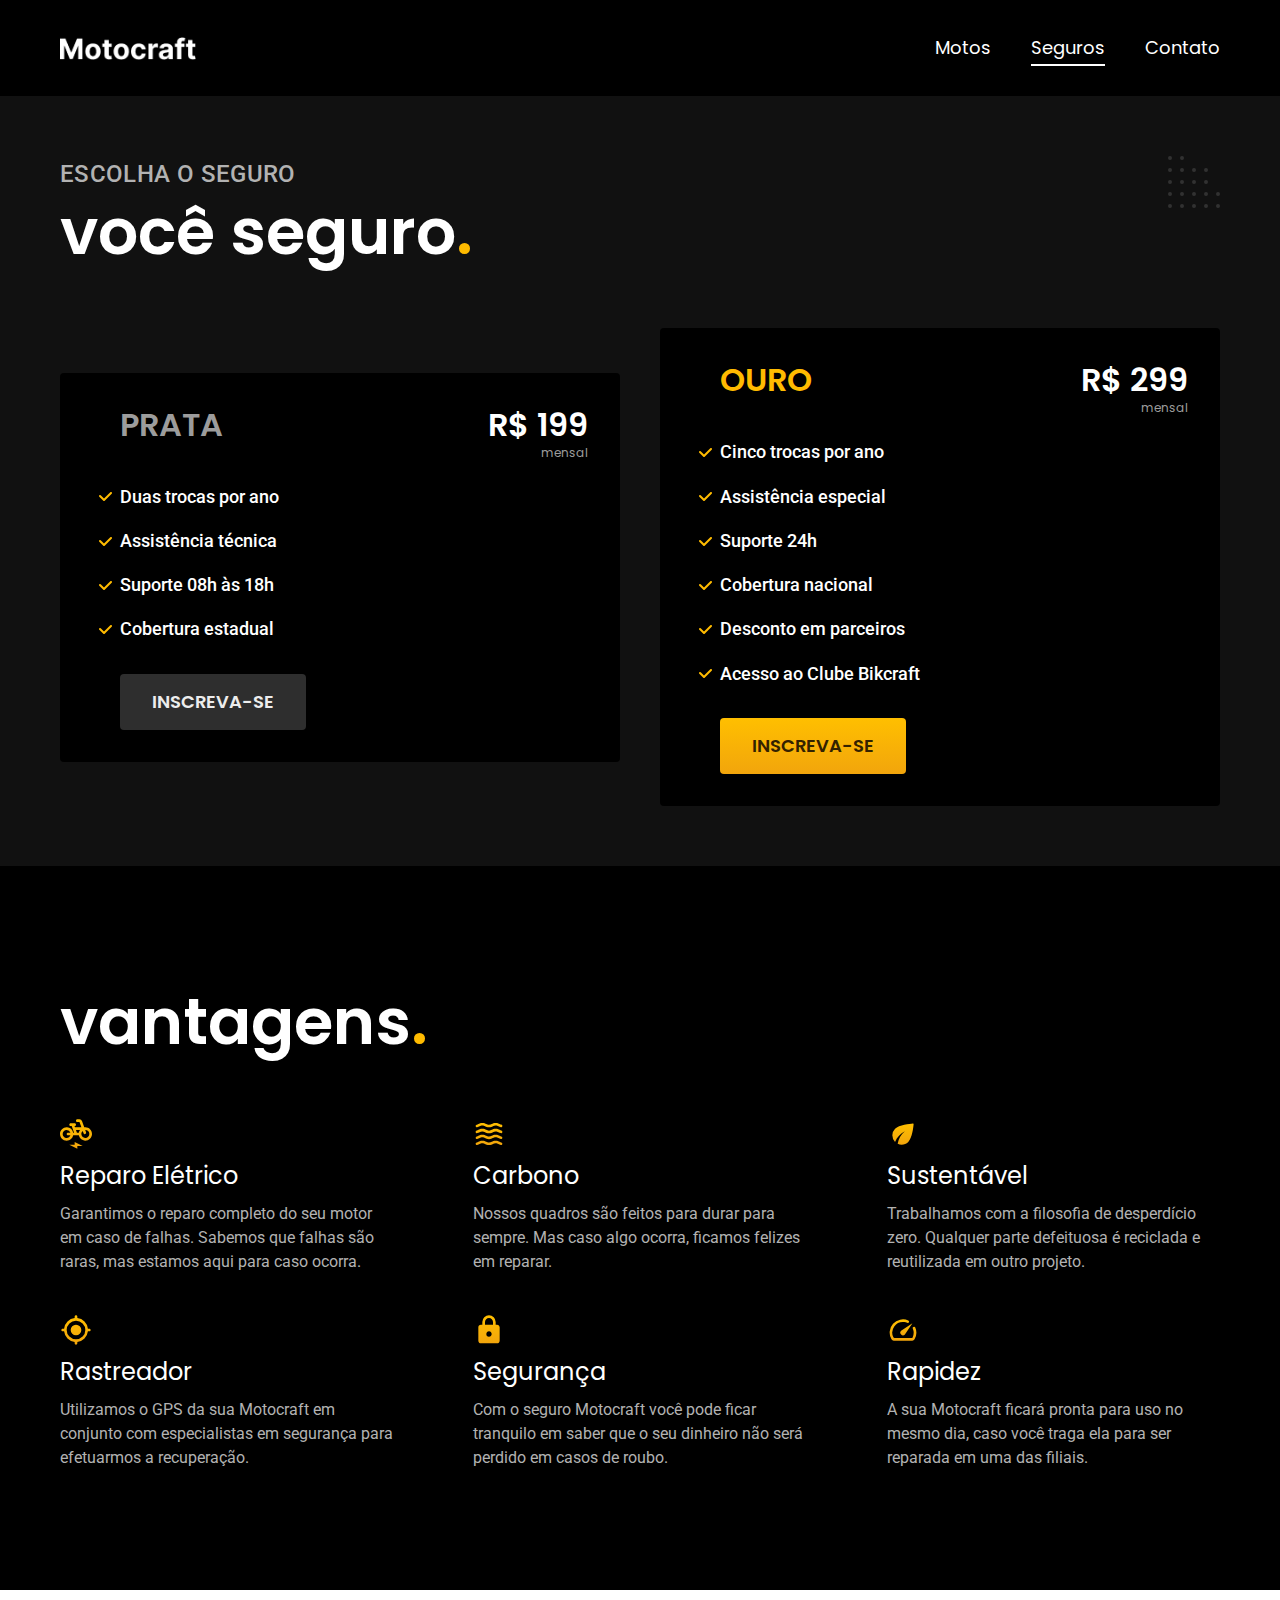
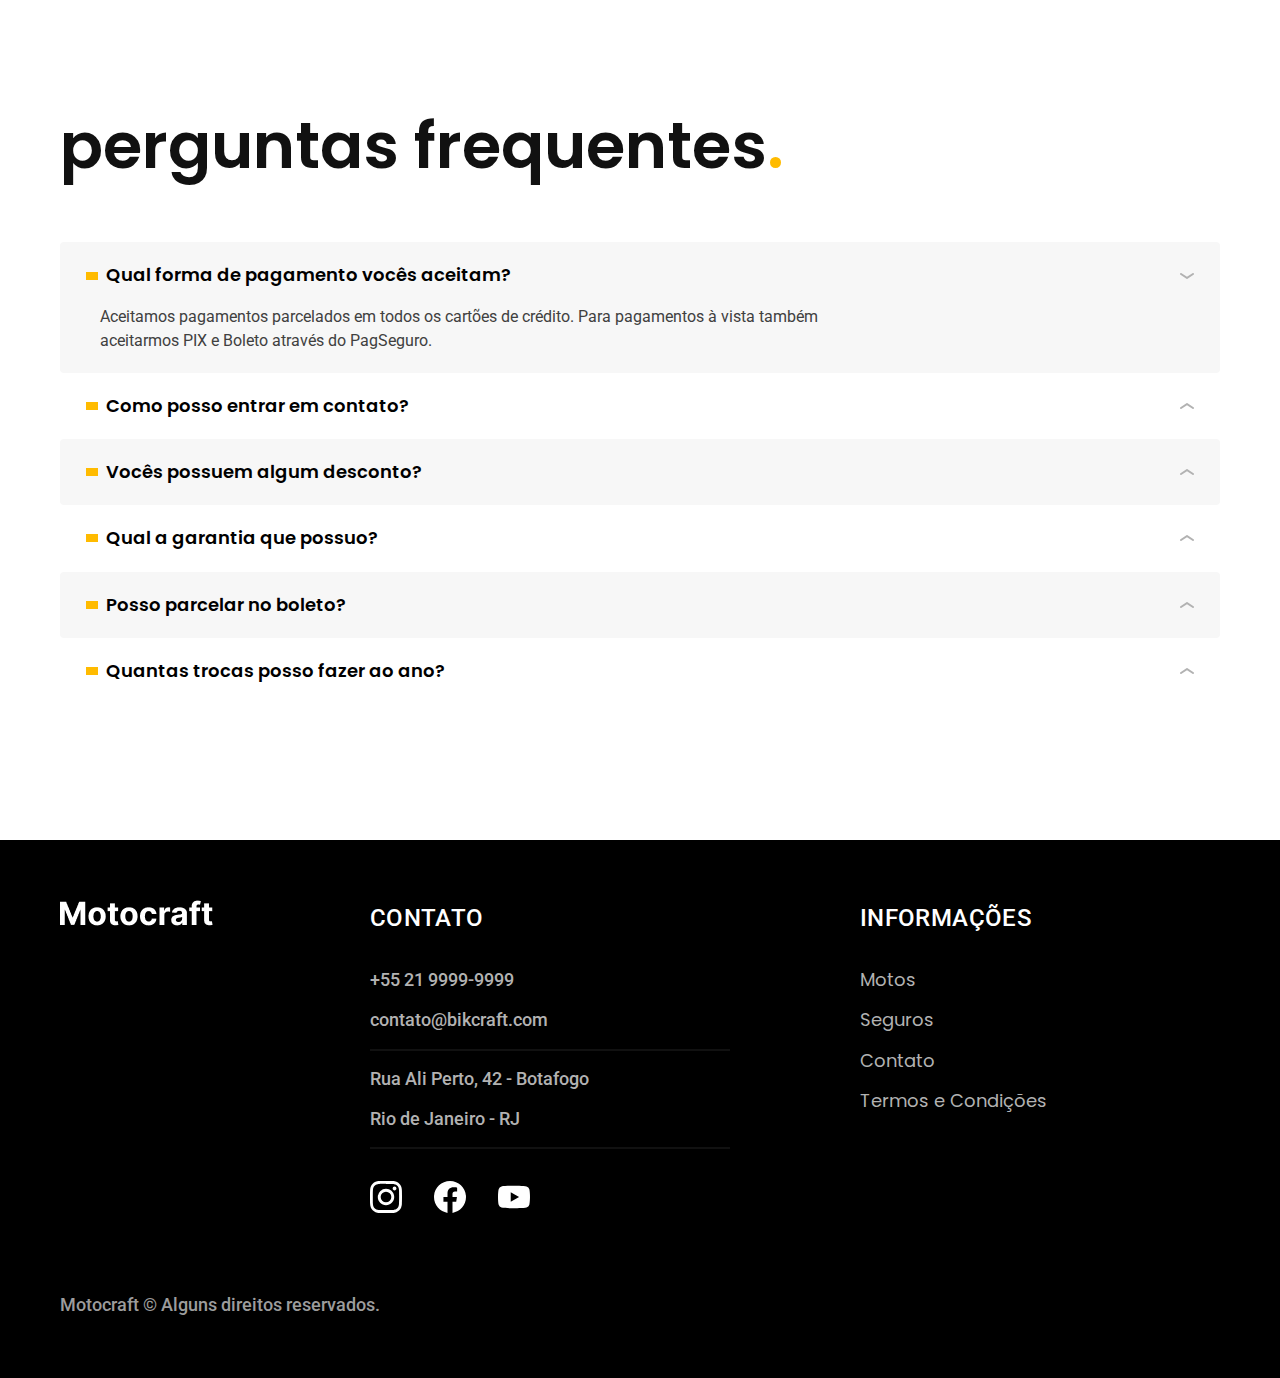
<file: seguros.html>
<!DOCTYPE html>
<html lang="pt-br">

<head>
  <meta charset="UTF-8">
  <meta name="viewport" content="width=device-width, initial-scale=1.0">

  <title>Seguros | Bikcraft</title>
  <meta name="description" content="Seguros.">

  <link rel="icon" href="./Group 40.svg" type="image/svg+xml">
  <link rel="preload" href="./css/style.min.css" as="style">
  <link rel="stylesheet" href="./css/style.min.css">
  <link rel="stylesheet" href="./css/global/responsivo.css">
  <script>document.documentElement.classList.add('js');</script>

  <link rel="preconnect" href="https://fonts.googleapis.com">
  <link rel="preconnect" href="https://fonts.gstatic.com" crossorigin>
  <link href="https://fonts.googleapis.com/css2?family=Merriweather:ital,wght@1,900&family=Poppins:wght@400;600&family=Roboto:wght@400;500&display=swap" rel="stylesheet">
</head>

<body id="seguros">
  <header class="header-bg">
    <div class="header container">
      <a href="./index.html">
        <img src="./img/Motocraft.png" width="136" height="32" alt="Motocraft">
      </a>
      <div class="nav-bar">
      <nav aria-label="primaria">
        <ul class="header-menu font-1-m cor-0">
          <li class="nav-item" ><a href="./bicicletas.html">Motos</a></li>
          <li class="nav-item" ><a href="./seguros.html">Seguros</a></li>
          <li class="nav-item" ><a href="./contato.html">Contato</a></li>
        </ul>
      </nav>
    </div>
    </div>

    
    <div class="mobile-menu-icon">
      <button class="close-button"
      onclick="menuShow()"><img src="img/menu_white_36dp (1).svg" class="icon" alt=""></button>
    </div>
    <nav>
      <div class="mobile-menu">
        <ul class="header-menu font-1-m cor-0">
          <li class="nav-item"><a href="./bicicletas.html">Motos</a></li>
          <li class="nav-item"><a href="./seguros.html">Seguros</a></li>
          <li class="nav-item"><a href="./contato.html">Contato</a></li>
        </ul>
      </div>
    </nav>
  
  </header>

  <main class="seguros-bg">
    <div class="titulo-bg">
      <div class="titulo container">
        <p class="font-2-l-b cor-5">Escolha o seguro</p>
        <h1 class="font-1-xxl cor-0">você seguro<span class="cor-p1">.</span></h1>
      </div>
    </div>

    <div class="seguros container">

      <div class="seguros-item fadeInLeft" data-anime="200">
        <h3 class="font-1-xl cor-6">PRATA</h3>
        <span class="font-1-xl cor-0">R$ 199 <span class="font-1-xs cor-6">mensal</span></span>
        <ul class="font-2-m cor-0">
          <li>Duas trocas por ano</li>
          <li>Assistência técnica</li>
          <li>Suporte 08h às 18h</li>
          <li>Cobertura estadual</li>
        </ul>
        <a class="botao secundario" href="./orcamento.html?tipo=seguro&produto=prata">Inscreva-se</a>
      </div>

      <div class="seguros-item fadeInRight" data-anime="400">
        <h3 class="font-1-xl cor-p1">OURO</h3>
        <span class="font-1-xl cor-0">R$ 299 <span class="font-1-xs cor-6">mensal</span></span>
        <ul class="font-2-m cor-0">
          <li>Cinco trocas por ano</li>
          <li>Assistência especial</li>
          <li>Suporte 24h</li>
          <li>Cobertura nacional</li>
          <li>Desconto em parceiros</li>
          <li>Acesso ao Clube Bikcraft</li>
        </ul>
        <a class="botao" href="./orcamento.html?tipo=seguro&produto=ouro">Inscreva-se</a>
      </div>
    </div>
  </main>

  <article class="vantagens-bg">
    <div class="vantagens container">
      <h2 class="font-1-xxl cor-0">vantagens<span class="cor-p1">.</span></h2>
      <ul>
        <li>
          <img src="./img/icones/eletrica.svg" alt="">
          <h3 class="font-1-l cor-0">Reparo Elétrico</h3>
          <p class="font-2-s cor-5">Garantimos o reparo completo do seu motor em caso de falhas. Sabemos que falhas são raras, mas estamos aqui para caso ocorra.</p>
        </li>
        <li>
          <img src="./img/icones/carbono.svg" alt="">
          <h3 class="font-1-l cor-0">Carbono</h3>
          <p class="font-2-s cor-5">Nossos quadros são feitos para durar para sempre. Mas caso algo ocorra, ficamos felizes em reparar.</p>
        </li>
        <li>
          <img src="./img/icones/sustentavel.svg" alt="">
          <h3 class="font-1-l cor-0">Sustentável</h3>
          <p class="font-2-s cor-5">Trabalhamos com a filosofia de desperdício zero. Qualquer parte defeituosa é reciclada e reutilizada em outro projeto.</p>
        </li>
        <li>
          <img src="./img/icones/rastreador.svg" alt="">
          <h3 class="font-1-l cor-0">Rastreador</h3>
          <p class="font-2-s cor-5">Utilizamos o GPS da sua Motocraft em conjunto com especialistas em segurança para efetuarmos a recuperação.</p>
        </li>
        <li>
          <img src="./img/icones/seguro.svg" alt="">
          <h3 class="font-1-l cor-0">Segurança</h3>
          <p class="font-2-s cor-5">Com o seguro Motocraft você pode ficar tranquilo em saber que o seu dinheiro não será perdido em casos de roubo.</p>
        </li>
        <li>
          <img src="./img/icones/velocidade.svg" alt="">
          <h3 class="font-1-l cor-0">Rapidez</h3>
          <p class="font-2-s cor-5">A sua Motocraft ficará pronta para uso no mesmo dia, caso você traga ela para ser reparada em uma das filiais.</p>
        </li>
      </ul>
    </div>
  </article>

  <article class="perguntas container">
    <h2 class="font-1-xxl">perguntas frequentes<span class="cor-p1">.</span></h2>

    <dl>
      <div>
        <dt><button class="font-1-m-b" aria-controls="pergunta1" aria-expanded="true">Qual forma de pagamento vocês aceitam?</button></dt>
        <dd id="pergunta1" class="font-2-s cor-9 ativa">Aceitamos pagamentos parcelados em todos os cartões de crédito. Para pagamentos à vista também aceitarmos PIX e Boleto através do PagSeguro.</dd>
      </div>
      <div>
        <dt><button class="font-1-m-b" aria-controls="pergunta2" aria-expanded="false">Como posso entrar em contato?</button></dt>
        <dd id="pergunta2" class="font-2-s cor-9">Aceitamos pagamentos parcelados em todos os cartões de crédito. Para pagamentos à vista também aceitarmos PIX e Boleto através do PagSeguro.</dd>
      </div>
      <div>
        <dt><button class="font-1-m-b" aria-controls="pergunta3" aria-expanded="false">Vocês possuem algum desconto?</button></dt>
        <dd id="pergunta3" class="font-2-s cor-9">Aceitamos pagamentos parcelados em todos os cartões de crédito. Para pagamentos à vista também aceitarmos PIX e Boleto através do PagSeguro.</dd>
      </div>
      <div>
        <dt><button class="font-1-m-b" aria-controls="pergunta4" aria-expanded="false">Qual a garantia que possuo?</button></dt>
        <dd id="pergunta4" class="font-2-s cor-9">Aceitamos pagamentos parcelados em todos os cartões de crédito. Para pagamentos à vista também aceitarmos PIX e Boleto através do PagSeguro.</dd>
      </div>
      <div>
        <dt><button class="font-1-m-b" aria-controls="pergunta5" aria-expanded="false">Posso parcelar no boleto?</button></dt>
        <dd id="pergunta5" class="font-2-s cor-9">Aceitamos pagamentos parcelados em todos os cartões de crédito. Para pagamentos à vista também aceitarmos PIX e Boleto através do PagSeguro.</dd>
      </div>
      <div>
        <dt><button class="font-1-m-b" aria-controls="pergunta6" aria-expanded="false">Quantas trocas posso fazer ao ano?</button></dt>
        <dd id="pergunta6" class="font-2-s cor-9">Aceitamos pagamentos parcelados em todos os cartões de crédito. Para pagamentos à vista também aceitarmos PIX e Boleto através do PagSeguro.</dd>
      </div>
    </dl>
  </article>

  <footer class="footer-bg">
    <div class="footer container">
      <img src="./img/Motocraft.png" alt="Motocraft">
      <div class="footer-contato">
        <h3 class="font-2-l-b cor-0">Contato</h3>
        <ul class="font-2-m cor-5">
          <li><a href="tel:+552199999999">+55 21 9999-9999</a></li>
          <li><a href="mailto:contato@bikcraft.com">contato@bikcraft.com</a></li>
          <li>Rua Ali Perto, 42 - Botafogo</li>
          <li>Rio de Janeiro - RJ</li>
        </ul>
        <div class="footer-redes">
          <a href="./">
            <img src="./img/redes/instagram.svg" alt="Instagram">
          </a>
          <a href="./">
            <img src="./img/redes/facebook.svg" alt="Facebook">
          </a>
          <a href="./">
            <img src="./img/redes/youtube.svg" alt="Youtube">
          </a>
        </div>
      </div>
      <div class="footer-informacoes">
        <h3 class="font-2-l-b cor-0">Informações</h3>
        <nav>
          <ul class="font-1-m cor-5">
            <li><a href="./bicicletas.html">Motos</a></li>
            <li><a href="./seguros.html">Seguros</a></li>
            <li><a href="./contato.html">Contato</a></li>
            <li><a href="./termos.html">Termos e Condições</a></li>
          </ul>
        </nav>
      </div>
      <p class="footer-copy font-2-m cor-6">Motocraft © Alguns direitos reservados.</p>
    </div>
  </footer>

  <script src="./js/plugins/simple-anime.js"></script>
  <script src="./js/script.js"></script>
</body>

</html>
</file>
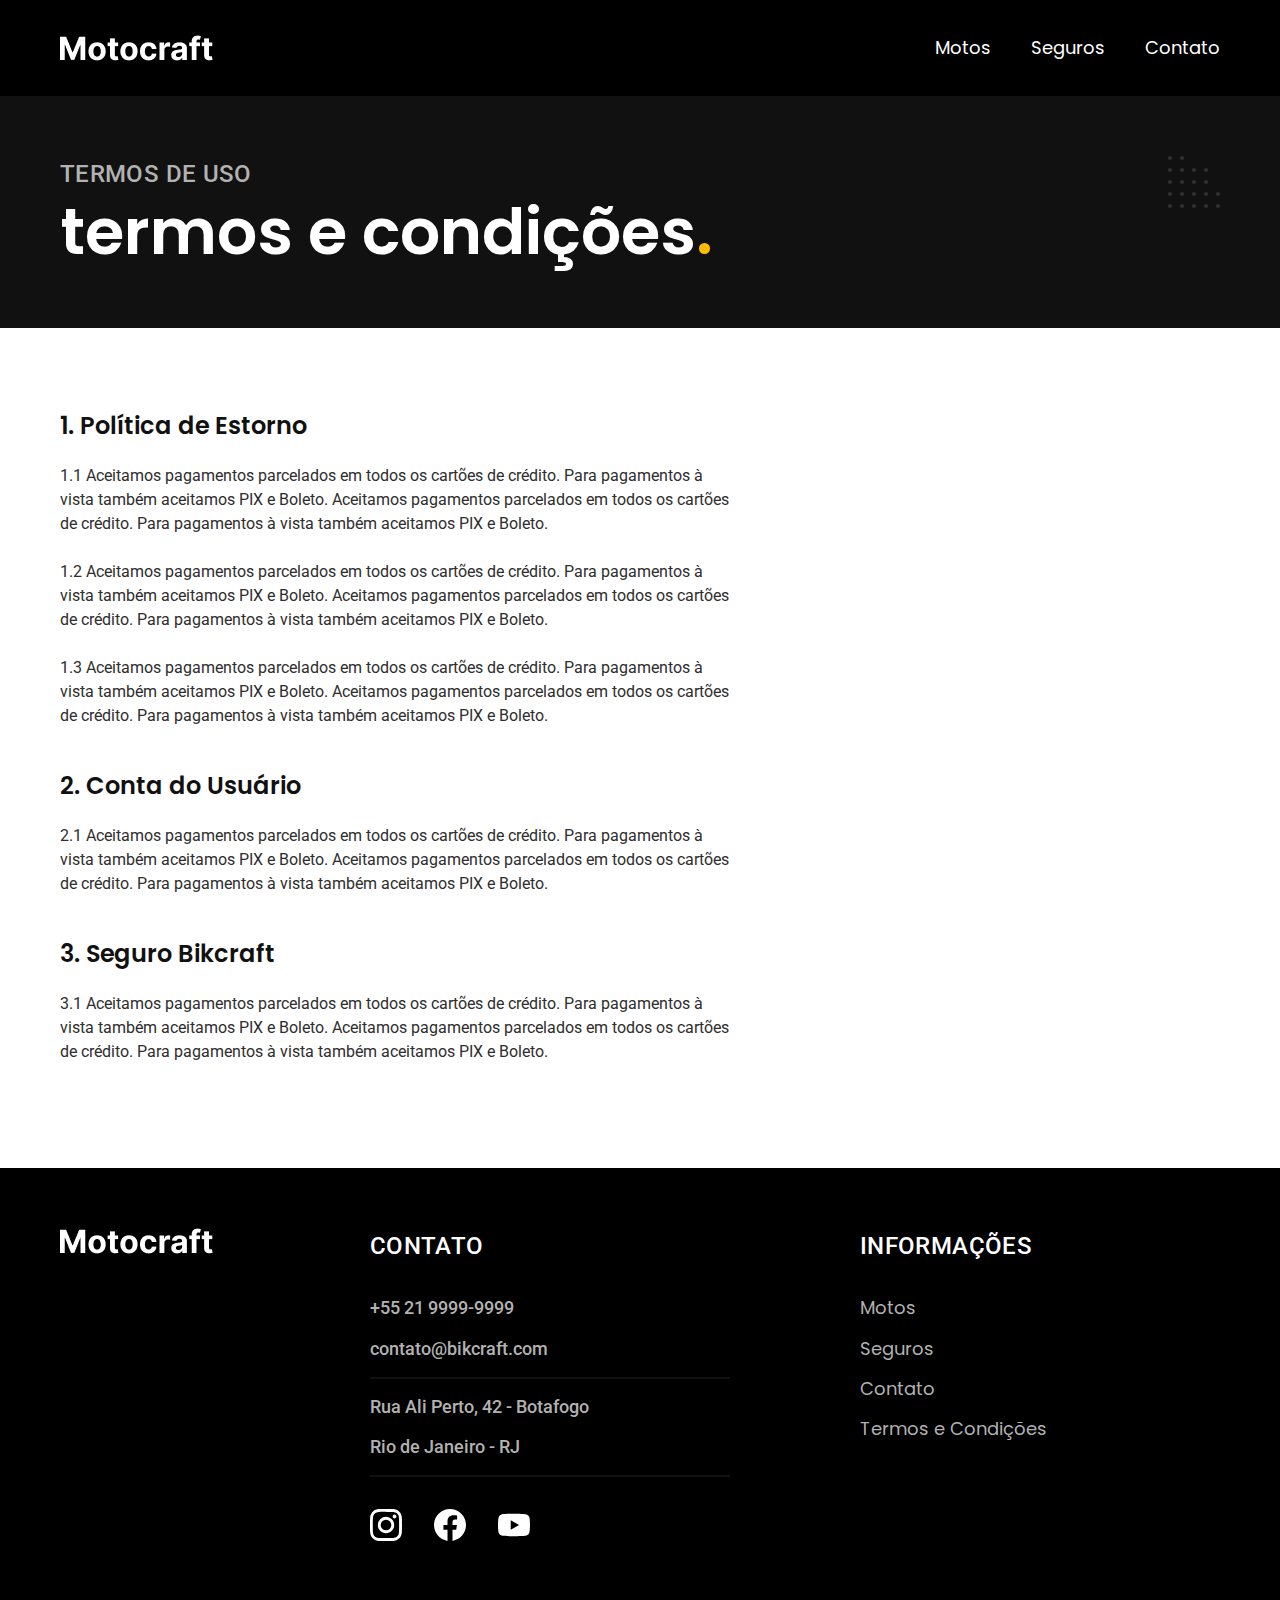
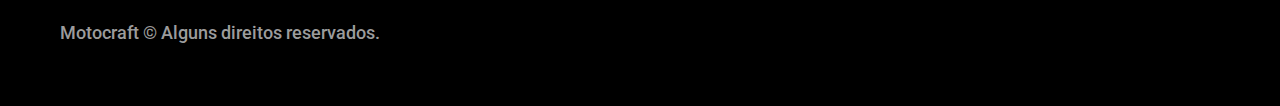
<file: termos.html>
<!DOCTYPE html>
<html lang="pt-br">

<head>
  <meta charset="UTF-8">
  <meta name="viewport" content="width=device-width, initial-scale=1.0">

  <title>Termos e Condições | Bikcraft</title>
  <meta name="description" content="Termos e condições.">

  <link rel="icon" href="./favicon.svg" type="image/svg+xml">
  <link rel="preload" href="./css/style.min.css" as="style">
  <link rel="stylesheet" href="./css/style.min.css">
  <script>document.documentElement.classList.add('js');</script>

  <link rel="preconnect" href="https://fonts.googleapis.com">
  <link rel="preconnect" href="https://fonts.gstatic.com" crossorigin>
  <link href="https://fonts.googleapis.com/css2?family=Merriweather:ital,wght@1,900&family=Poppins:wght@400;600&family=Roboto:wght@400;500&display=swap" rel="stylesheet">
</head>

<body id="termos">
  <header class="header-bg">
    <div class="header container">
      <a href="./index.html">
        <img src="./img/Motocraft.png" alt="Motocraft">
      </a>

      <nav aria-label="primaria">
        <ul class="header-menu font-1-m cor-0">
          <li><a href="./bicicletas.html">Motos</a></li>
          <li><a href="./seguros.html">Seguros</a></li>
          <li><a href="./contato.html">Contato</a></li>
        </ul>
      </nav>
    </div>
  </header>

  <main>
    <div class="titulo-bg">
      <div class="titulo container">
        <p class="font-2-l-b cor-5">Termos de uso</p>
        <h1 class="font-1-xxl cor-0">termos e condições<span class="cor-p1">.</span></h1>
      </div>
    </div>

    <div class="termos font-2-s cor-10 container">
      <h2 class="font-1-l cor-11">1. Política de Estorno</h2>
      <p>1.1 Aceitamos pagamentos parcelados em todos os cartões de crédito. Para pagamentos à vista também aceitamos PIX e Boleto. Aceitamos pagamentos parcelados em todos os cartões de crédito. Para pagamentos à vista também aceitamos PIX e Boleto.</p>
      <p>1.2 Aceitamos pagamentos parcelados em todos os cartões de crédito. Para pagamentos à vista também aceitamos PIX e Boleto. Aceitamos pagamentos parcelados em todos os cartões de crédito. Para pagamentos à vista também aceitamos PIX e Boleto.</p>
      <p>1.3 Aceitamos pagamentos parcelados em todos os cartões de crédito. Para pagamentos à vista também aceitamos PIX e Boleto. Aceitamos pagamentos parcelados em todos os cartões de crédito. Para pagamentos à vista também aceitamos PIX e Boleto.</p>
      <h2 class="font-1-l cor-11">2. Conta do Usuário</h2>
      <p>2.1 Aceitamos pagamentos parcelados em todos os cartões de crédito. Para pagamentos à vista também aceitamos PIX e Boleto. Aceitamos pagamentos parcelados em todos os cartões de crédito. Para pagamentos à vista também aceitamos PIX e Boleto.</p>
      <h2 class="font-1-l cor-11">3. Seguro Bikcraft</h2>
      <p>3.1 Aceitamos pagamentos parcelados em todos os cartões de crédito. Para pagamentos à vista também aceitamos PIX e Boleto. Aceitamos pagamentos parcelados em todos os cartões de crédito. Para pagamentos à vista também aceitamos PIX e Boleto.</p>
    </div>
  </main>

  <footer class="footer-bg">
    <div class="footer container">
      <img src="./img/Motocraft.png" alt="Motocraft">
      <div class="footer-contato">
        <h3 class="font-2-l-b cor-0">Contato</h3>
        <ul class="font-2-m cor-5">
          <li><a href="tel:+552199999999">+55 21 9999-9999</a></li>
          <li><a href="mailto:contato@bikcraft.com">contato@bikcraft.com</a></li>
          <li>Rua Ali Perto, 42 - Botafogo</li>
          <li>Rio de Janeiro - RJ</li>
        </ul>
        <div class="footer-redes">
          <a href="./">
            <img src="./img/redes/instagram.svg" alt="Instagram">
          </a>
          <a href="./">
            <img src="./img/redes/facebook.svg" alt="Facebook">
          </a>
          <a href="./">
            <img src="./img/redes/youtube.svg" alt="Youtube">
          </a>
        </div>
      </div>
      <div class="footer-informacoes">
        <h3 class="font-2-l-b cor-0">Informações</h3>
        <nav>
          <ul class="font-1-m cor-5">
            <li><a href="./bicicletas.html">Motos</a></li>
            <li><a href="./seguros.html">Seguros</a></li>
            <li><a href="./contato.html">Contato</a></li>
            <li><a href="./termos.html">Termos e Condições</a></li>
          </ul>
        </nav>
      </div>
      <p class="footer-copy font-2-m cor-6">Motocraft © Alguns direitos reservados.</p>
    </div>
  </footer>
  <script src="./js/script.js"></script>
</body>

</html>
</file>
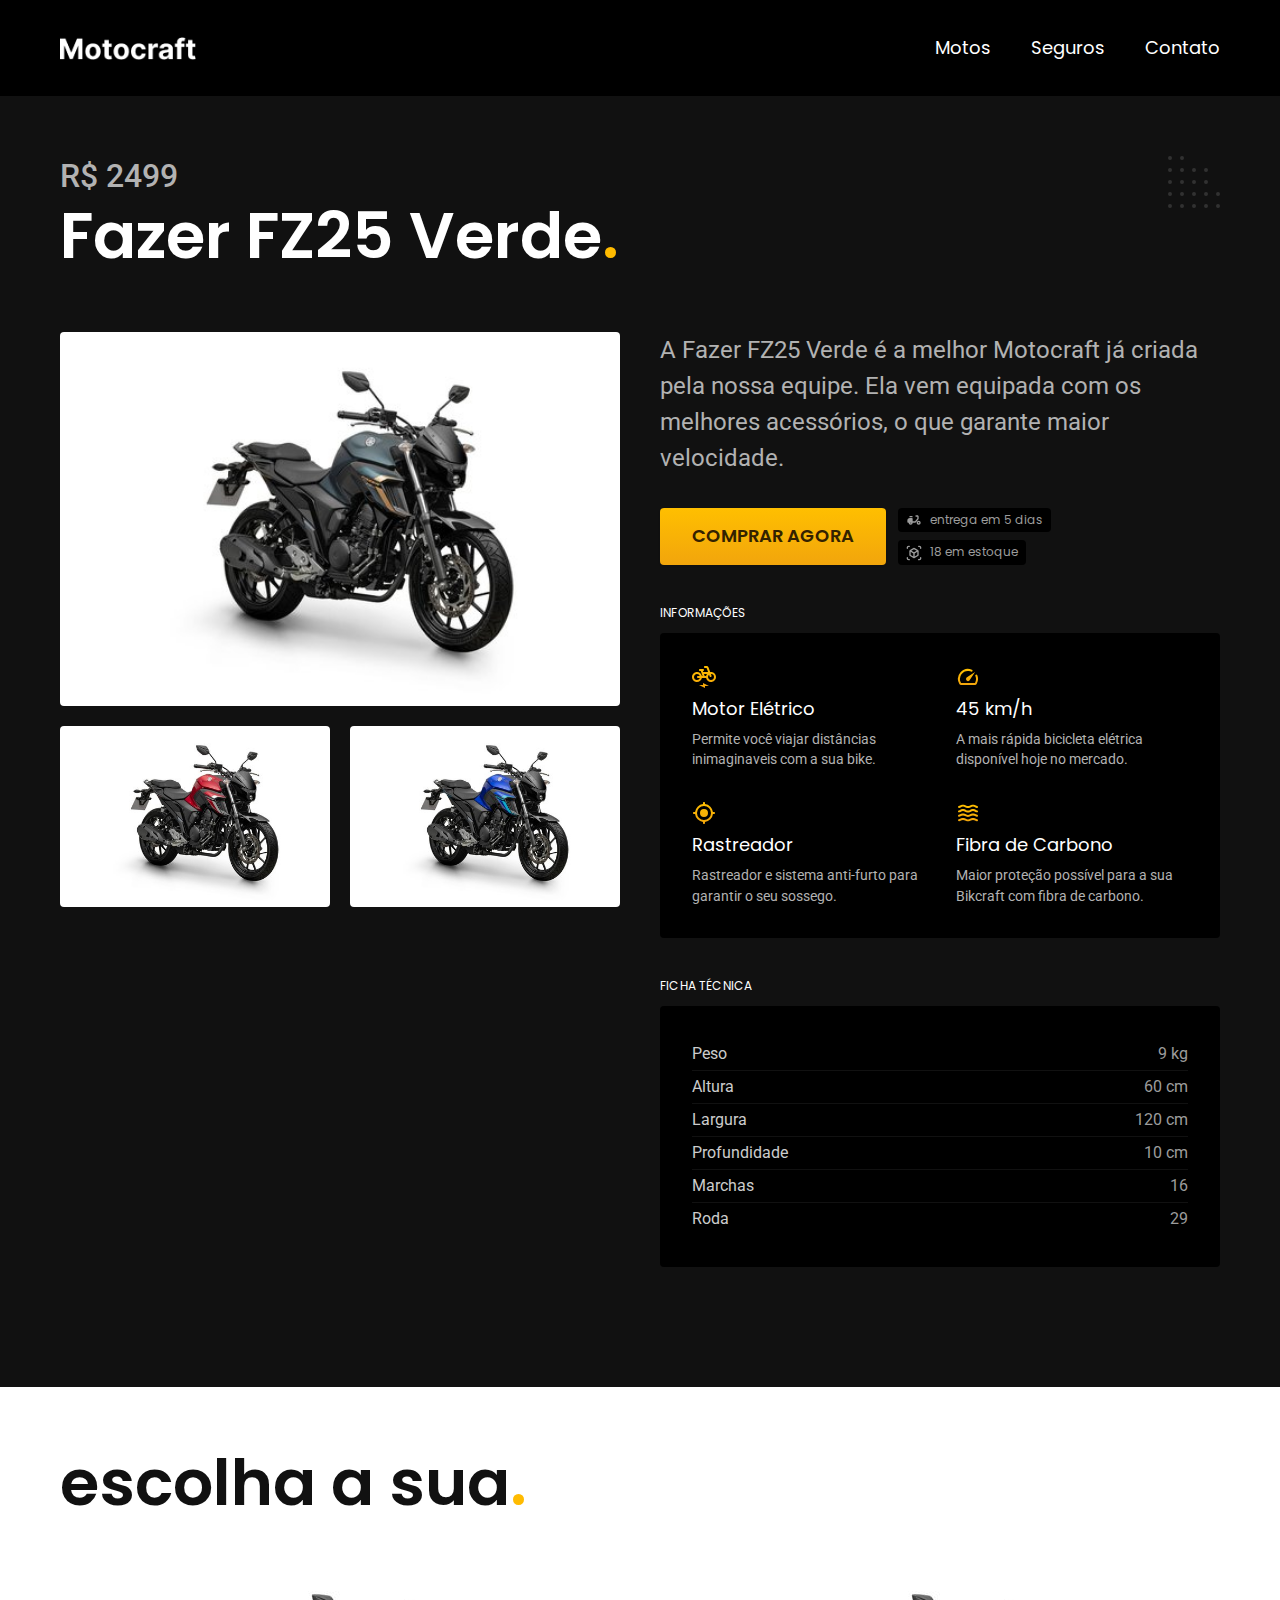
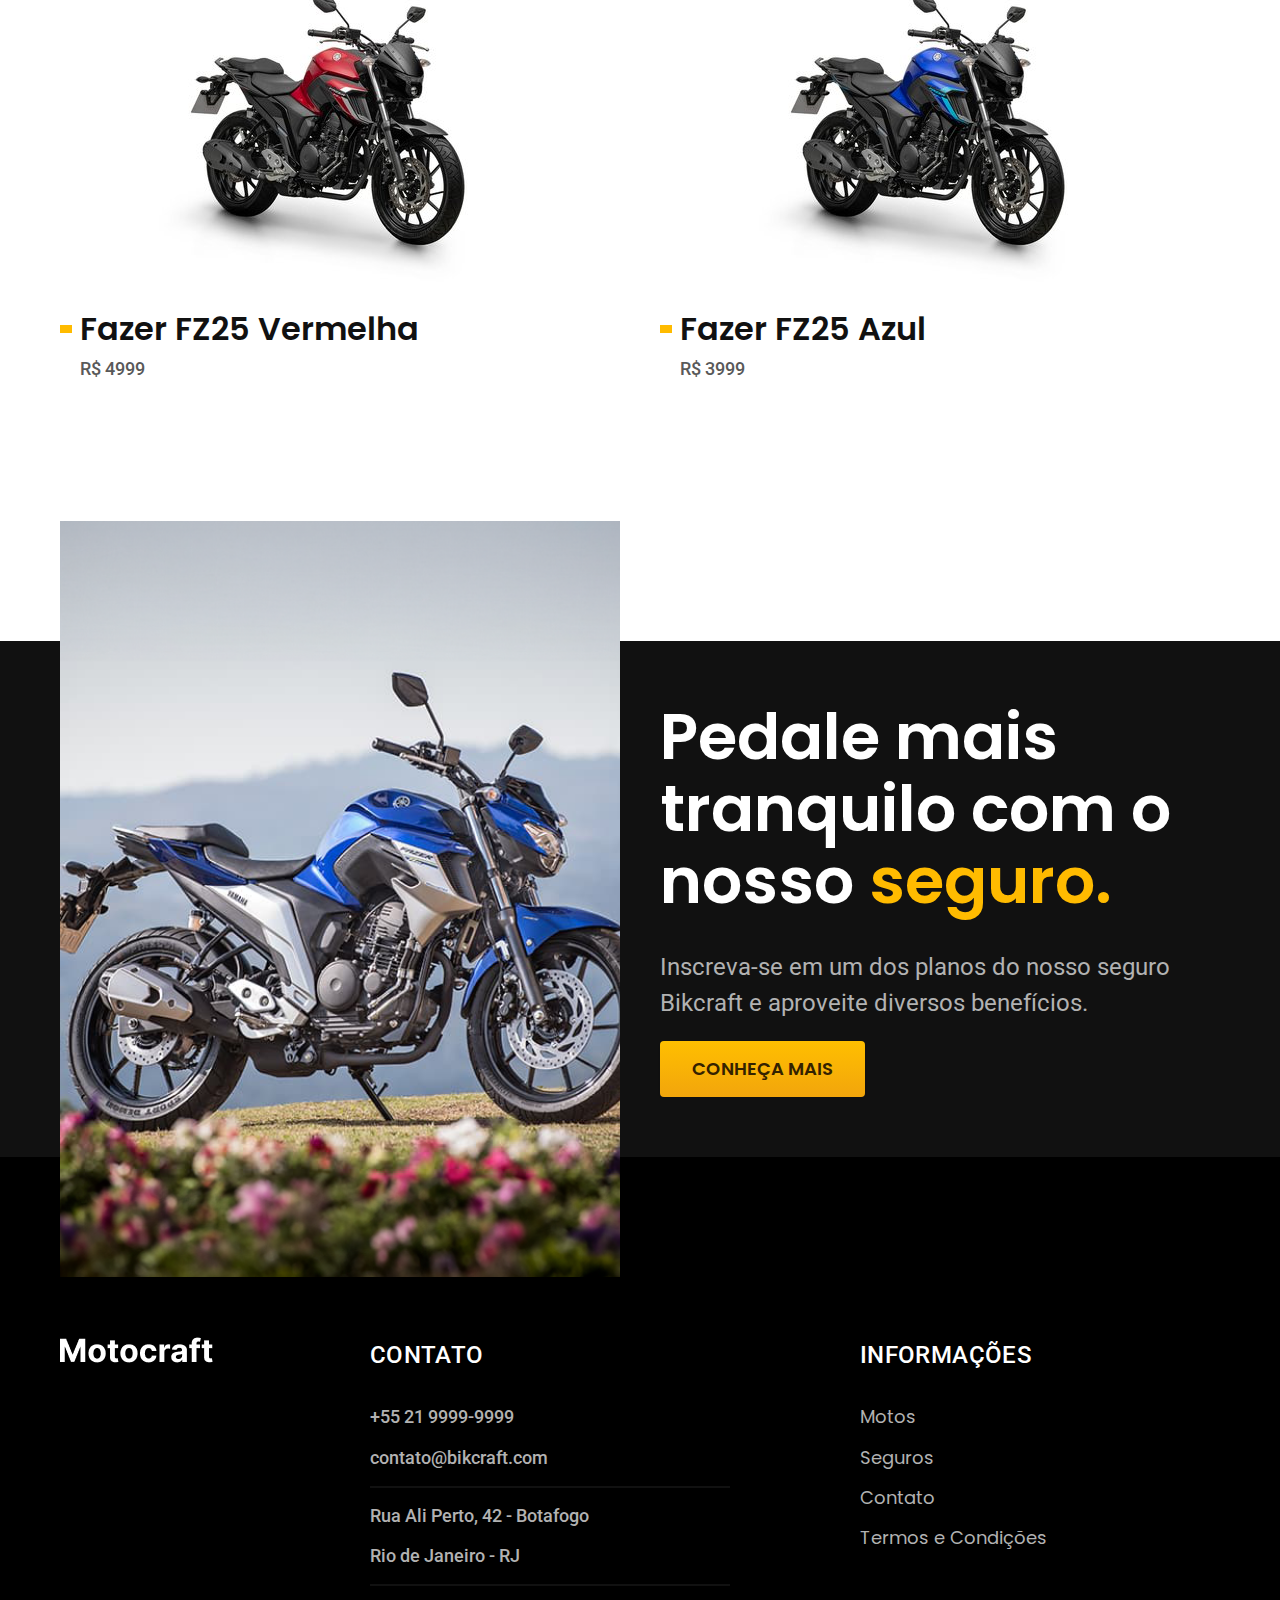
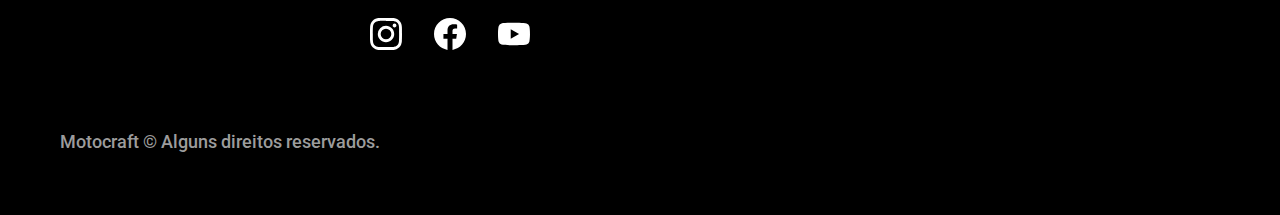
<file: bicicletas/magic.html>
<!DOCTYPE html>
<html lang="pt-br">

<head>
  <meta charset="UTF-8">
  <meta name="viewport" content="width=device-width, initial-scale=1.0">

  <title>Magic | Bikcraft</title>
  <meta name="description" content="Magic.">

  <link rel="icon" href="../Group 40.svg" type="image/svg+xml">
  <link rel="preload" href="../css/style.min.css" as="style">
  <link rel="stylesheet" href="../css/style.min.css">
  <link rel="stylesheet" href="../css/global/responsivo.css">
  <script>document.documentElement.classList.add('js');</script>

  <link rel="preconnect" href="https://fonts.googleapis.com">
  <link rel="preconnect" href="https://fonts.gstatic.com" crossorigin>
  <link href="https://fonts.googleapis.com/css2?family=Merriweather:ital,wght@1,900&family=Poppins:wght@400;600&family=Roboto:wght@400;500&display=swap" rel="stylesheet">
</head>

<body id="bicicleta">
  <header class="header-bg">
    <div class="header container">
      <a href="../index.html">
        <img src="../img/Motocraft.png" width="136" height="32" alt="Motocraft">
      </a>
      <div class="nav-bar">
      <nav aria-label="primaria">
        <ul class="header-menu font-1-m cor-0">
          <li class="nav-item" ><a href="../bicicletas.html">Motos</a></li>
          <li class="nav-item" ><a href="../seguros.html">Seguros</a></li>
          <li class="nav-item" ><a href="../contato.html">Contato</a></li>
        </ul>
      </nav>
    </div>
    </div>

    
    <div class="mobile-menu-icon">
      <button class="close-button"
      onclick="menuShow()"><img src="../img/menu_white_36dp (1).svg" class="icon" alt=""></button>
    </div>
    <nav>
      <div class="mobile-menu">
        <ul class="header-menu font-1-m cor-0">
          <li class="nav-item"><a href="../bicicletas.html">Motos</a></li>
          <li class="nav-item"><a href="../seguros.html">Seguros</a></li>
          <li class="nav-item"><a href="../contato.html">Contato</a></li>
        </ul>
      </div>
    </nav>
  
  </header>

  <main class="titulo-bg">
    <div>
      <div class="titulo container">
        <p class="font-2-xl cor-5">R$ 2499</p>
        <h1 class="font-1-xxl cor-0">Fazer FZ25 Verde<span class="cor-p1">.</span></h1>
      </div>
    </div>
    <div class="bicicleta container">
      <div class="bicicleta-imagens">
        <img src="../img/bicicletas/fzr-verde.jpg" alt="Bicicleta 1">
        <img src="../img/bicicletas/fzr-vermelha.jpg" alt="Bicicleta 2">
        <img src="../img/bicicletas/fzr-azul.jpg" alt="Bicicleta 3">
      </div>
      <div class="bicicleta-conteudo">
        <p class="font-2-l cor-5">A Fazer FZ25 Verde é a melhor Motocraft já criada pela nossa equipe. Ela vem equipada com os melhores acessórios, o que garante maior velocidade.</p>
        <div class="bicicleta-comprar">
          <a class="botao" href="../orcamento.html?tipo=bikcraft&produto=magic">Comprar Agora</a>
          <span class="font-1-xs cor-6"><img src="../img/icones/entrega.svg" alt=""> entrega em 5 dias</span>
          <span class="font-1-xs cor-6"><img src="../img/icones/estoque.svg" alt=""> 18 em estoque</span>
        </div>

        <h2 class="font-1-xs cor-0">Informações</h2>
        <ul class="bicicleta-informacoes">
          <li>
            <img src="../img/icones/eletrica.svg" alt="">
            <h3 class="font-1-m cor-0">Motor Elétrico</h3>
            <p class="font-2-xs cor-5">Permite você viajar distâncias inimaginaveis com a sua bike.</p>
          </li>
          <li>
            <img src="../img/icones/velocidade.svg" alt="">
            <h3 class="font-1-m cor-0">45 km/h</h3>
            <p class="font-2-xs cor-5">A mais rápida bicicleta elétrica disponível hoje no mercado.</p>
          </li>
          <li>
            <img src="../img/icones/rastreador.svg" alt="">
            <h3 class="font-1-m cor-0">Rastreador</h3>
            <p class="font-2-xs cor-5">Rastreador e sistema anti-furto para garantir o seu sossego.</p>
          </li>
          <li>
            <img src="../img/icones/carbono.svg" alt="">
            <h3 class="font-1-m cor-0">Fibra de Carbono</h3>
            <p class="font-2-xs cor-5">Maior proteção possível para a sua Bikcraft com fibra de carbono.</p>
          </li>
        </ul>
        <h2 class="font-1-xs cor-0">Ficha Técnica</h2>
        <ul class="bicicleta-ficha font-2-s cor-4">
          <li>Peso <span>9 kg</span></li>
          <li>Altura <span>60 cm</span></li>
          <li>Largura <span>120 cm</span></li>
          <li>Profundidade <span>10 cm</span></li>
          <li>Marchas <span>16</span></li>
          <li>Roda <span>29</span></li>
        </ul>
      </div>
    </div>
  </main>

  <article class="bicicletas-lista container">
    <h2 class="font-1-xxl">escolha a sua<span class="cor-p1">.</span></h2>

    <ul>
      <li>
        <a href="./nimbus.html">
          <img src="../img/bicicletas/fzr-vermelha.jpg" alt="Bicicleta preta">
          <h3 class="font-1-xl">Fazer FZ25 Vermelha</h3>
          <span class="font-2-m cor-8">R$ 4999</span>
        </a>
      </li>
      <li>
        <a href="./nebula.html">
          <img src="../img/bicicletas/fzr-azul.jpg" alt="Bicicleta preta">
          <h3 class="font-1-xl">Fazer FZ25 Azul</h3>
          <span class="font-2-m cor-8">R$ 3999</span>
        </a>
      </li>
    </ul>
  </article>

  <article class="seguro-bg">
    <div class="seguro container">
      <div class="seguro-imagem">
        <img src="../img/fotos/fazer-250-abs-2018 1.png" alt="Pessoa parada em cima de uma bicicleta.">
      </div>
      <div class="seguro-conteudo">
        <h2 class="font-1-xxl cor-0">Pedale mais tranquilo com o nosso <span class="cor-p1">seguro.</span></h2>
        <p class="font-2-l cor-5">Inscreva-se em um dos planos do nosso seguro Bikcraft e aproveite diversos benefícios.</p>
        <a class="botao" href="../seguros.html">Conheça Mais</a>
      </div>
    </div>
  </article>

  <footer class="footer-bg">
    <div class="footer container">
      <img src="../img/Motocraft.png" alt="Motocraft">
      <div class="footer-contato">
        <h3 class="font-2-l-b cor-0">Contato</h3>
        <ul class="font-2-m cor-5">
          <li><a href="tel:+552199999999">+55 21 9999-9999</a></li>
          <li><a href="mailto:contato@bikcraft.com">contato@bikcraft.com</a></li>
          <li>Rua Ali Perto, 42 - Botafogo</li>
          <li>Rio de Janeiro - RJ</li>
        </ul>
        <div class="footer-redes">
          <a href="../">
            <img src="../img/redes/instagram.svg" alt="Instagram">
          </a>
          <a href="../">
            <img src="../img/redes/facebook.svg" alt="Facebook">
          </a>
          <a href="../">
            <img src="../img/redes/youtube.svg" alt="Youtube">
          </a>
        </div>
      </div>
      <div class="footer-informacoes">
        <h3 class="font-2-l-b cor-0">Informações</h3>
        <nav>
          <ul class="font-1-m cor-5">
            <li><a href="../bicicletas.html">Motos</a></li>
            <li><a href="../seguros.html">Seguros</a></li>
            <li><a href="../contato.html">Contato</a></li>
            <li><a href="../termos.html">Termos e Condições</a></li>
          </ul>
        </nav>
      </div>
      <p class="footer-copy font-2-m cor-6">Motocraft © Alguns direitos reservados.</p>
    </div>
  </footer>


  <script src="../js/plugins/simple-anime.js"></script>
  <script src="../js/script.js"></script>
</body>

</html>
</file>
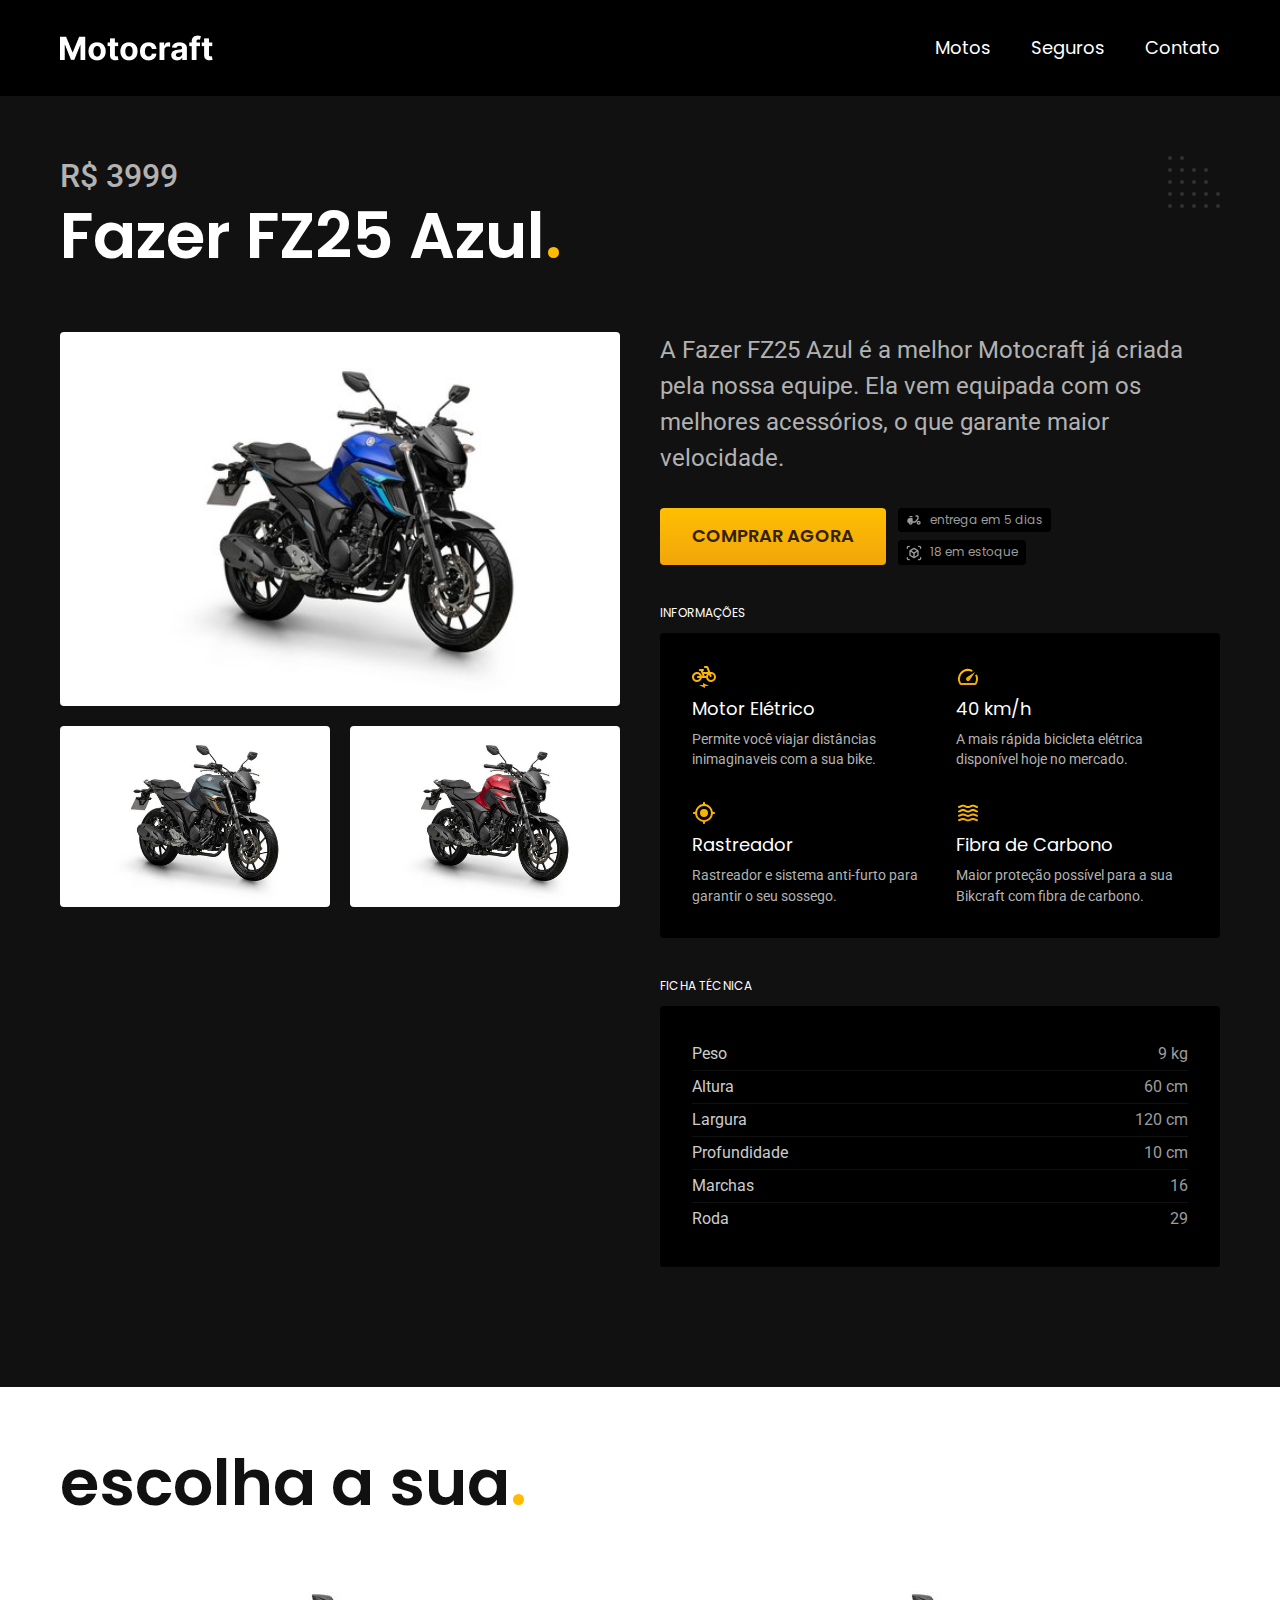
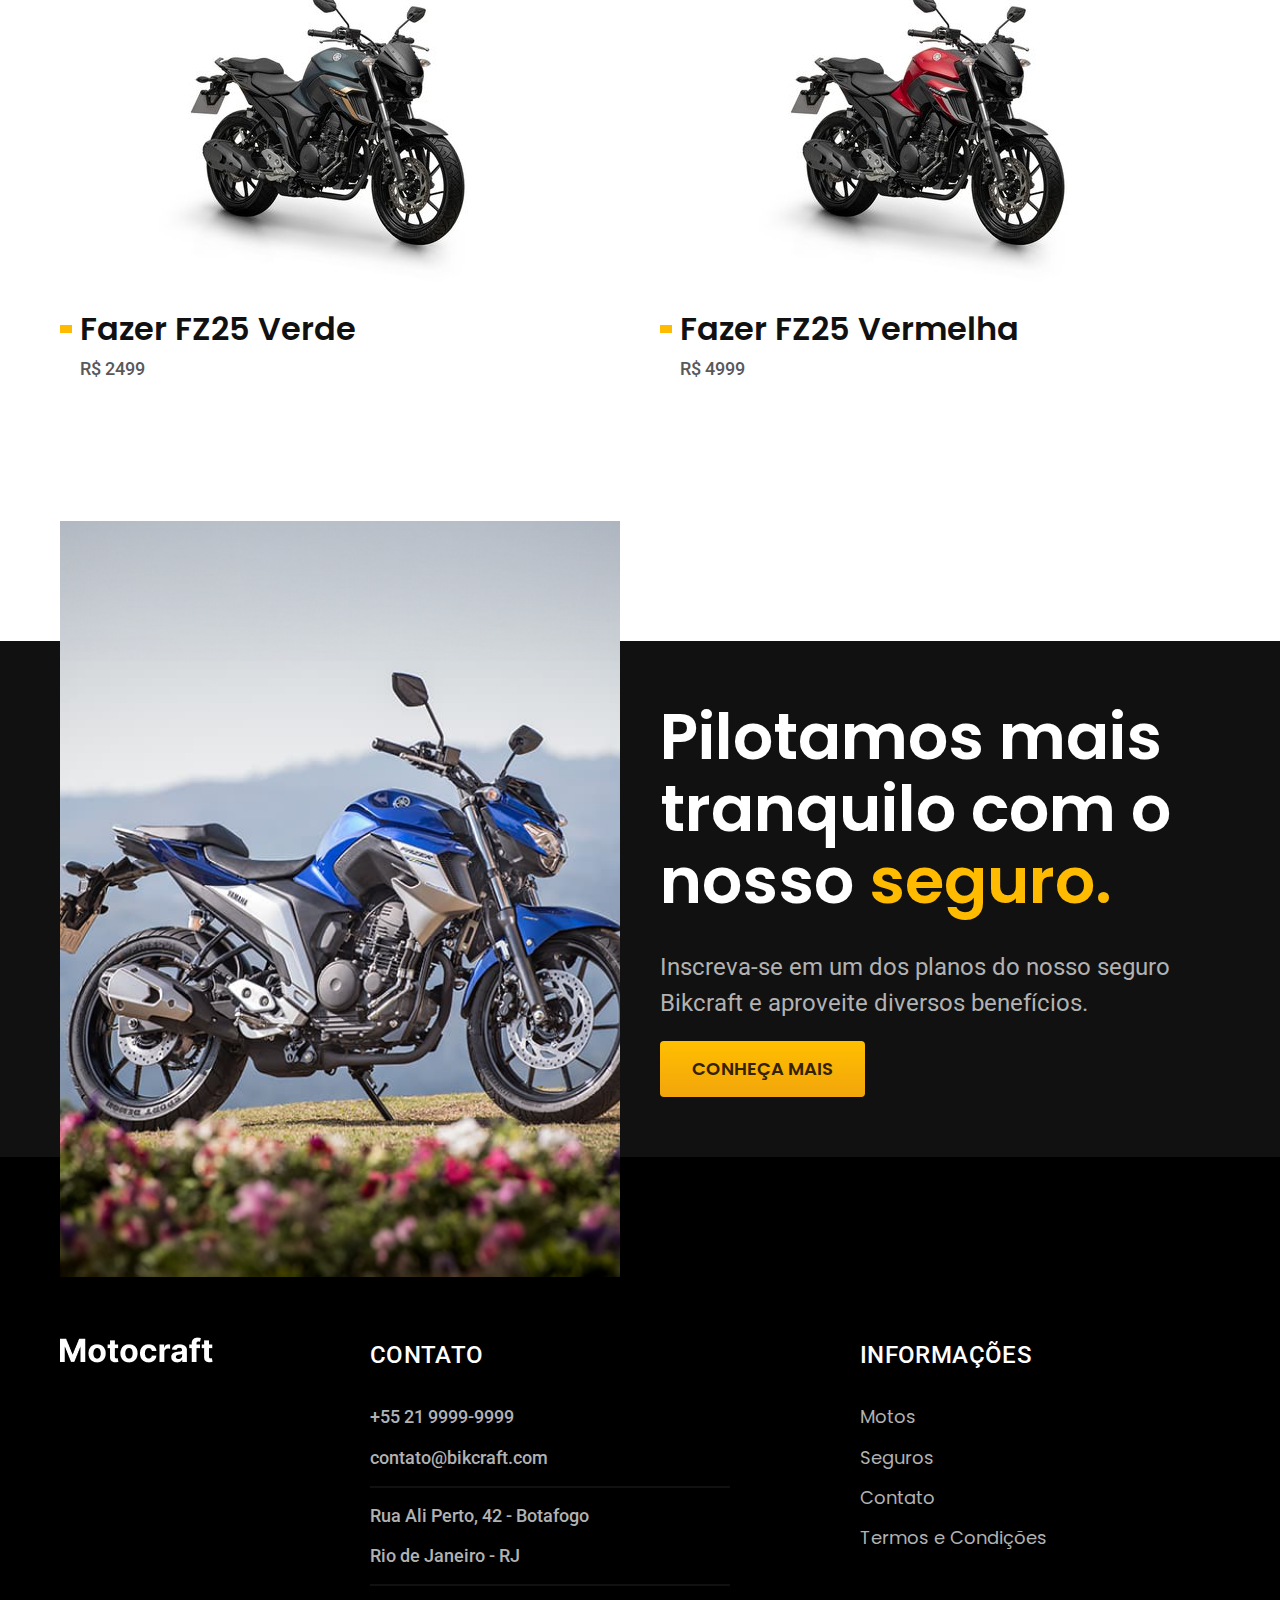
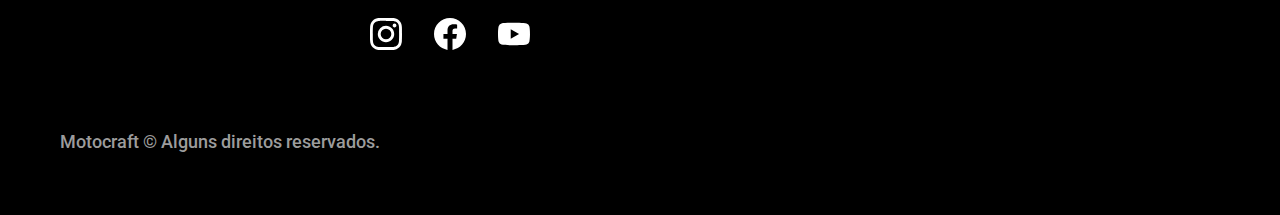
<file: bicicletas/nebula.html>
<!DOCTYPE html>
<html lang="pt-br">

<head>
  <meta charset="UTF-8">
  <meta name="viewport" content="width=device-width, initial-scale=1.0">

  <title>Nebula | Bikcraft</title>
  <meta name="description" content="Nebula.">

  <link rel="icon" href="../Group 40.svg" type="image/svg+xml">
  <link rel="preload" href="../css/style.min.css" as="style">
  <link rel="stylesheet" href="../css/style.min.css">
  <script>document.documentElement.classList.add('js');</script>

  <link rel="preconnect" href="https://fonts.googleapis.com">
  <link rel="preconnect" href="https://fonts.gstatic.com" crossorigin>
  <link href="https://fonts.googleapis.com/css2?family=Merriweather:ital,wght@1,900&family=Poppins:wght@400;600&family=Roboto:wght@400;500&display=swap" rel="stylesheet">
</head>

<body id="bicicleta">
  <header class="header-bg">
    <div class="header container">
      <a href="../index.html">
        <img src="../img/Motocraft.png" alt="Motocraft">
      </a>

      <nav aria-label="primaria">
        <ul class="header-menu font-1-m cor-0">
          <li><a href="../bicicletas.html">Motos</a></li>
          <li><a href="../seguros.html">Seguros</a></li>
          <li><a href="../contato.html">Contato</a></li>
        </ul>
      </nav>
    </div>
  </header>

  <main class="titulo-bg">
    <div>
      <div class="titulo container">
        <p class="font-2-xl cor-5">R$ 3999</p>
        <h1 class="font-1-xxl cor-0">Fazer FZ25 Azul<span class="cor-p1">.</span></h1>
      </div>
    </div>
    <div class="bicicleta container">
      <div class="bicicleta-imagens">
        <img src="../img/bicicletas/fzr-azul.jpg" alt="Bicicleta 1">
        <img src="../img/bicicletas/fzr-verde.jpg" alt="Bicicleta 2">
        <img src="../img/bicicletas/fzr-vermelha.jpg" alt="Bicicleta 3">
      </div>
      <div class="bicicleta-conteudo">
        <p class="font-2-l cor-5">A Fazer FZ25 Azul é a melhor Motocraft já criada pela nossa equipe. Ela vem equipada com os melhores acessórios, o que garante maior velocidade.</p>
        <div class="bicicleta-comprar">
          <a class="botao" href="../orcamento.html?tipo=bikcraft&produto=nebula">Comprar Agora</a>
          <span class="font-1-xs cor-6"><img src="../img/icones/entrega.svg" alt=""> entrega em 5 dias</span>
          <span class="font-1-xs cor-6"><img src="../img/icones/estoque.svg" alt=""> 18 em estoque</span>
        </div>

        <h2 class="font-1-xs cor-0">Informações</h2>
        <ul class="bicicleta-informacoes">
          <li>
            <img src="../img/icones/eletrica.svg" alt="">
            <h3 class="font-1-m cor-0">Motor Elétrico</h3>
            <p class="font-2-xs cor-5">Permite você viajar distâncias inimaginaveis com a sua bike.</p>
          </li>
          <li>
            <img src="../img/icones/velocidade.svg" alt="">
            <h3 class="font-1-m cor-0">40 km/h</h3>
            <p class="font-2-xs cor-5">A mais rápida bicicleta elétrica disponível hoje no mercado.</p>
          </li>
          <li>
            <img src="../img/icones/rastreador.svg" alt="">
            <h3 class="font-1-m cor-0">Rastreador</h3>
            <p class="font-2-xs cor-5">Rastreador e sistema anti-furto para garantir o seu sossego.</p>
          </li>
          <li>
            <img src="../img/icones/carbono.svg" alt="">
            <h3 class="font-1-m cor-0">Fibra de Carbono</h3>
            <p class="font-2-xs cor-5">Maior proteção possível para a sua Bikcraft com fibra de carbono.</p>
          </li>
        </ul>
        <h2 class="font-1-xs cor-0">Ficha Técnica</h2>
        <ul class="bicicleta-ficha font-2-s cor-4">
          <li>Peso <span>9 kg</span></li>
          <li>Altura <span>60 cm</span></li>
          <li>Largura <span>120 cm</span></li>
          <li>Profundidade <span>10 cm</span></li>
          <li>Marchas <span>16</span></li>
          <li>Roda <span>29</span></li>
        </ul>
      </div>
    </div>
  </main>

  <article class="bicicletas-lista container">
    <h2 class="font-1-xxl">escolha a sua<span class="cor-p1">.</span></h2>

    <ul>
      <li>
        <a href="./magic.html">
          <img src="../img/bicicletas/fzr-verde.jpg" alt="Bicicleta preta">
          <h3 class="font-1-xl">Fazer FZ25 Verde</h3>
          <span class="font-2-m cor-8">R$ 2499</span>
        </a>
      </li>
      <li>
        <a href="./nimbus.html">
          <img src="../img/bicicletas/fzr-vermelha.jpg" alt="Bicicleta preta">
          <h3 class="font-1-xl">Fazer FZ25 Vermelha</h3>
          <span class="font-2-m cor-8">R$ 4999</span>
        </a>
      </li>
    </ul>
  </article>

  <article class="seguro-bg">
    <div class="seguro container">
      <div class="seguro-imagem">
        <img src="../img/fotos/fazer-250-abs-2018 1.png" alt="Pessoa parada em cima de uma bicicleta.">
      </div>
      <div class="seguro-conteudo">
        <h2 class="font-1-xxl cor-0">Pilotamos mais tranquilo com o nosso <span class="cor-p1">seguro.</span></h2>
        <p class="font-2-l cor-5">Inscreva-se em um dos planos do nosso seguro Bikcraft e aproveite diversos benefícios.</p>
        <a class="botao" href="../seguros.html">Conheça Mais</a>
      </div>
    </div>
  </article>

  <footer class="footer-bg">
    <div class="footer container">
      <img src="../img/Motocraft.png" alt="Motocraft">
      <div class="footer-contato">
        <h3 class="font-2-l-b cor-0">Contato</h3>
        <ul class="font-2-m cor-5">
          <li><a href="tel:+552199999999">+55 21 9999-9999</a></li>
          <li><a href="mailto:contato@bikcraft.com">contato@bikcraft.com</a></li>
          <li>Rua Ali Perto, 42 - Botafogo</li>
          <li>Rio de Janeiro - RJ</li>
        </ul>
        <div class="footer-redes">
          <a href="../">
            <img src="../img/redes/instagram.svg" alt="Instagram">
          </a>
          <a href="../">
            <img src="../img/redes/facebook.svg" alt="Facebook">
          </a>
          <a href="../">
            <img src="../img/redes/youtube.svg" alt="Youtube">
          </a>
        </div>
      </div>
      <div class="footer-informacoes">
        <h3 class="font-2-l-b cor-0">Informações</h3>
        <nav>
          <ul class="font-1-m cor-5">
            <li><a href="../bicicletas.html">Motos</a></li>
            <li><a href="../seguros.html">Seguros</a></li>
            <li><a href="../contato.html">Contato</a></li>
            <li><a href="../termos.html">Termos e Condições</a></li>
          </ul>
        </nav>
      </div>
      <p class="footer-copy font-2-m cor-6">Motocraft © Alguns direitos reservados.</p>
    </div>
  </footer>
  <script src="../js/script.js"></script>
</body>

</html>
</file>
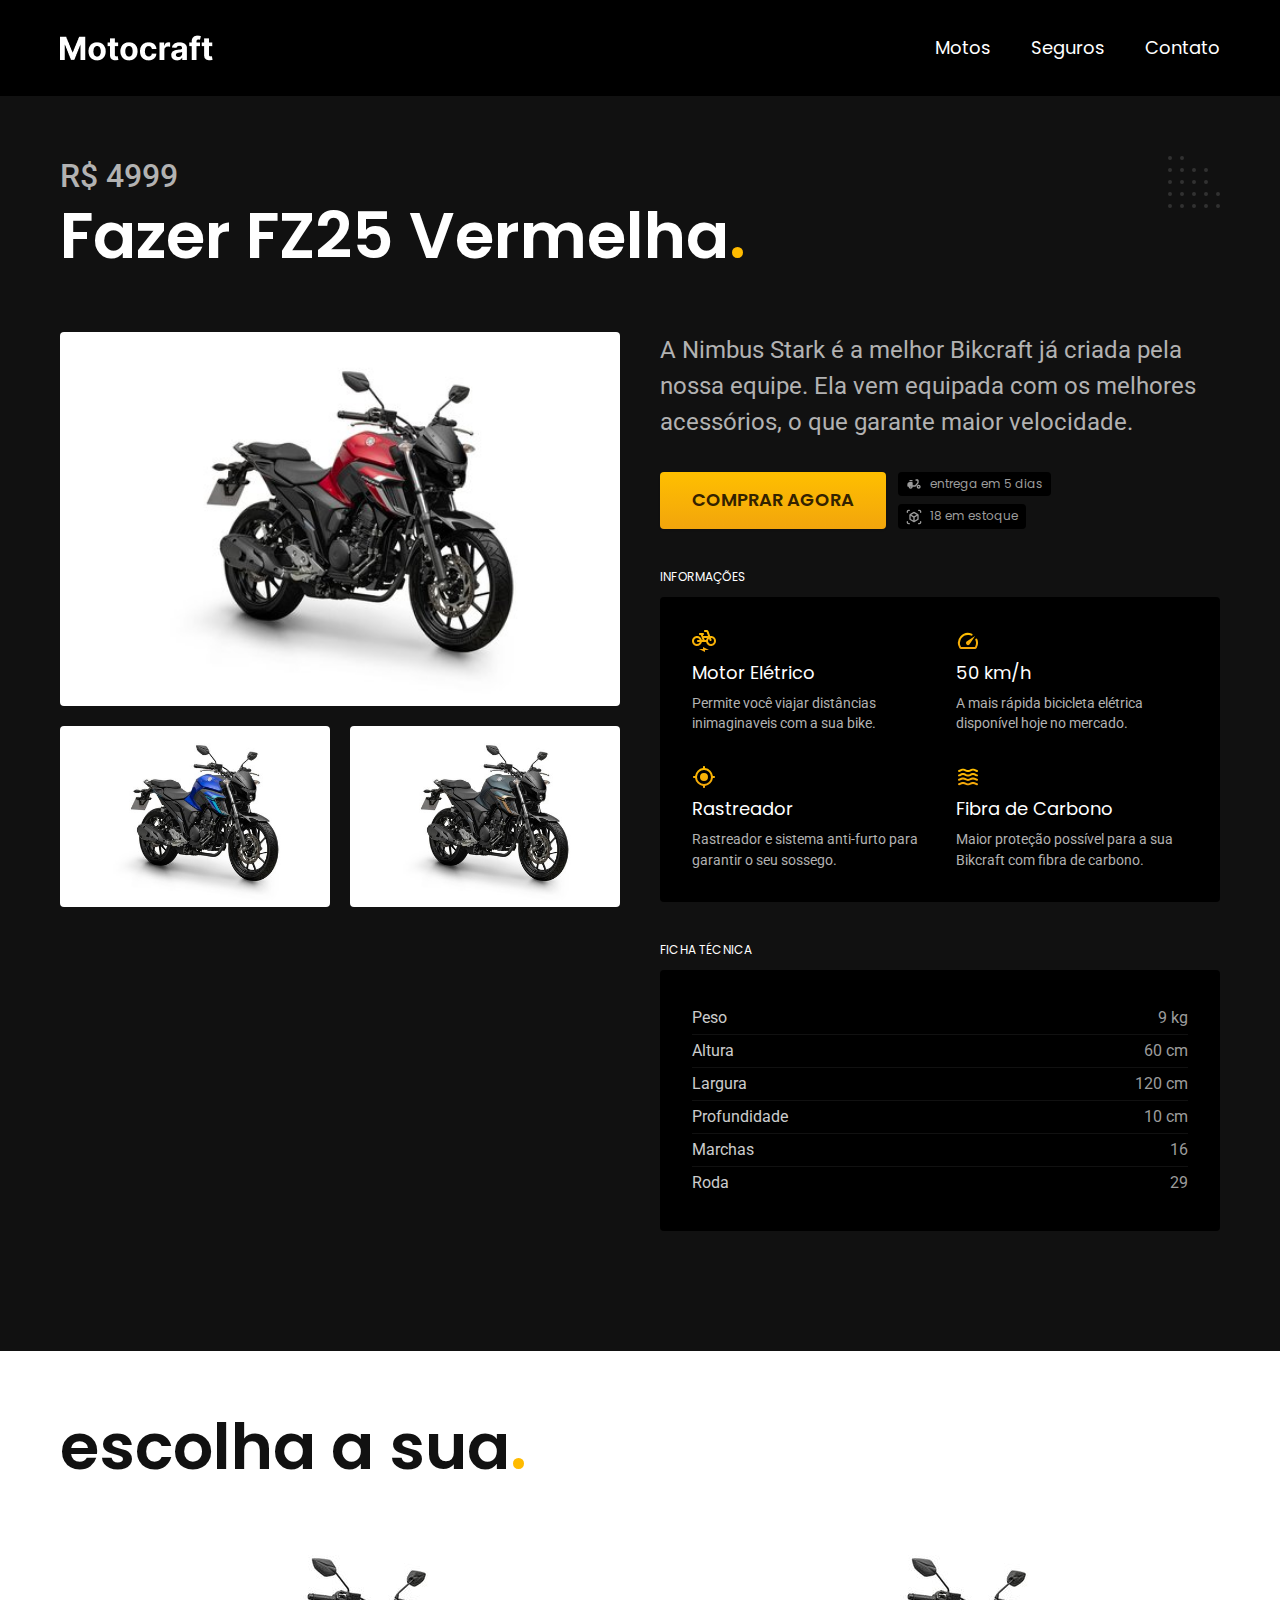
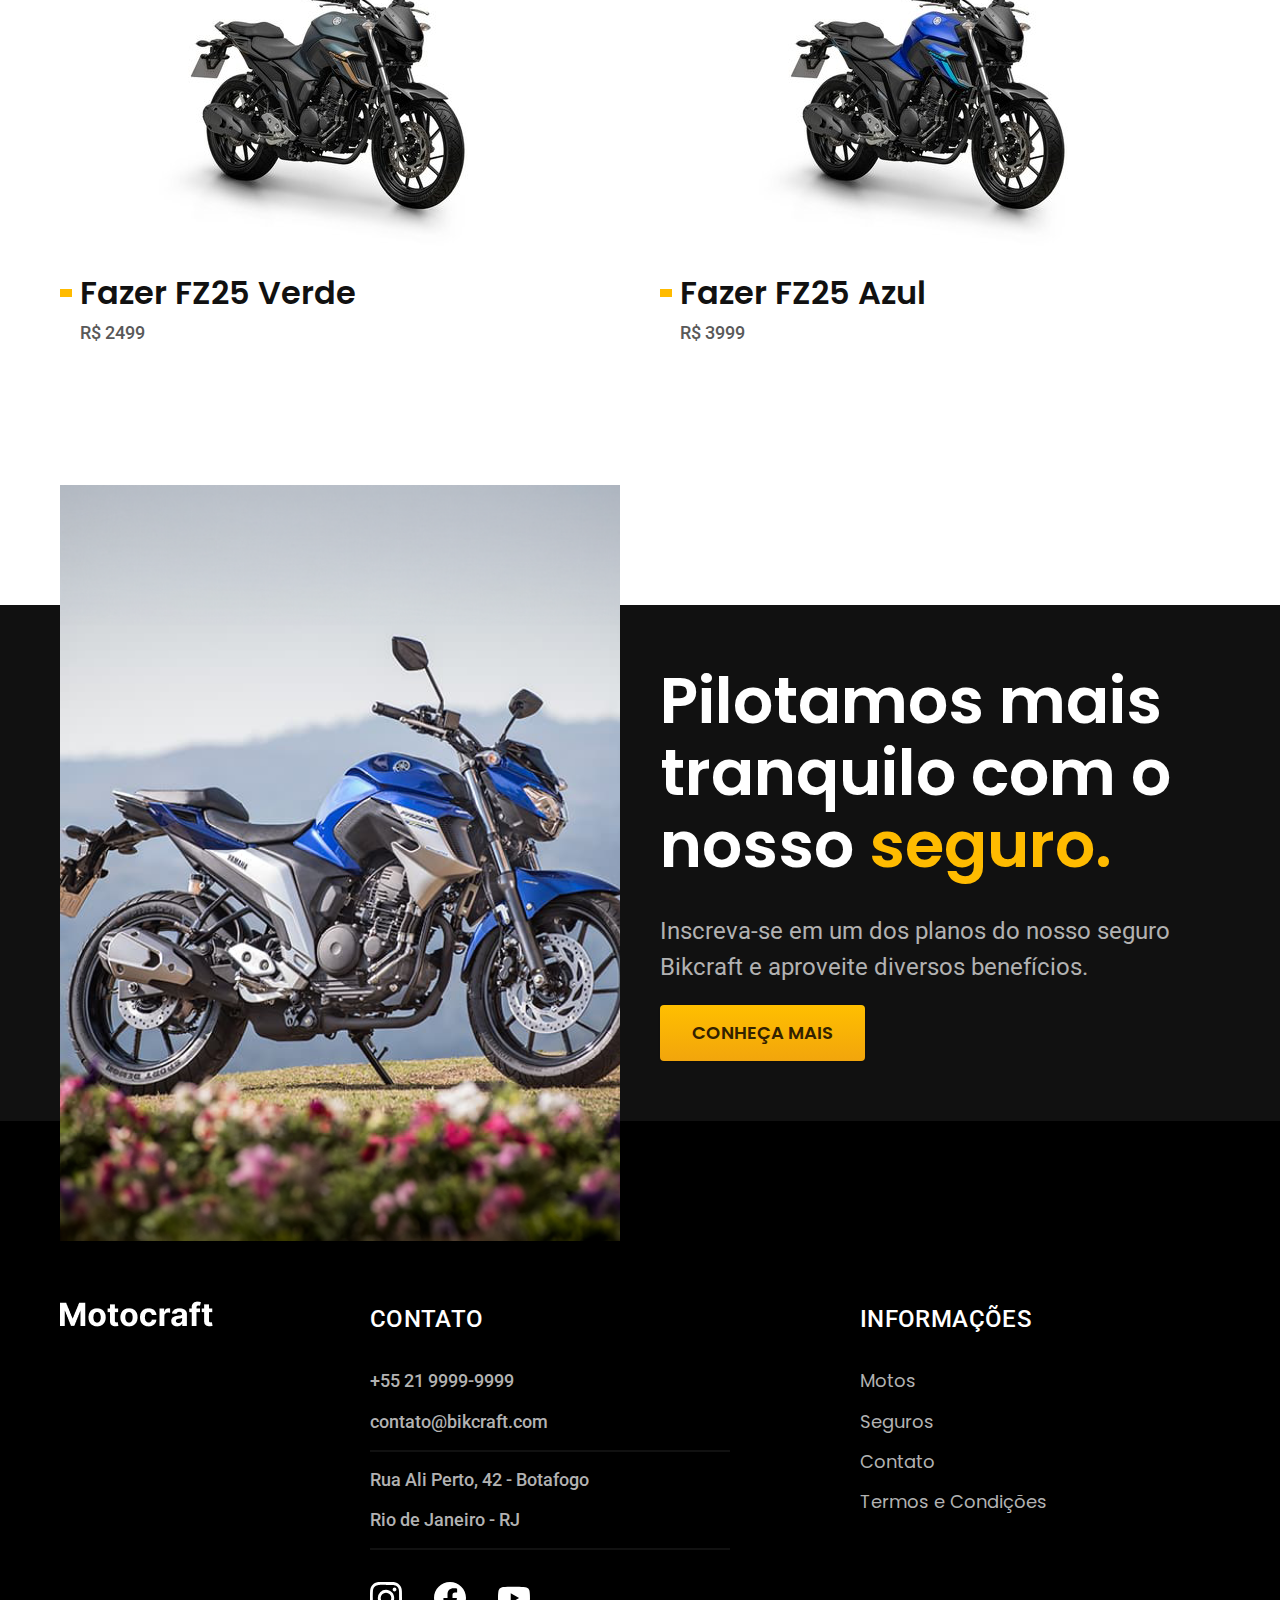
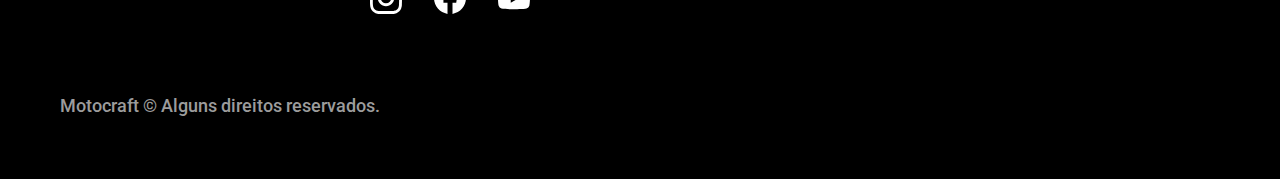
<file: bicicletas/nimbus.html>
<!DOCTYPE html>
<html lang="pt-br">

<head>
  <meta charset="UTF-8">
  <meta name="viewport" content="width=device-width, initial-scale=1.0">

  <title>Nimbus | Bikcraft</title>
  <meta name="description" content="Nimbus.">

  <link rel="icon" href="../Group 40.svg" type="image/svg+xml">
  <link rel="preload" href="../css/style.min.css" as="style">
  <link rel="stylesheet" href="../css/style.min.css">
  <script>document.documentElement.classList.add('js');</script>

  <link rel="preconnect" href="https://fonts.googleapis.com">
  <link rel="preconnect" href="https://fonts.gstatic.com" crossorigin>
  <link href="https://fonts.googleapis.com/css2?family=Merriweather:ital,wght@1,900&family=Poppins:wght@400;600&family=Roboto:wght@400;500&display=swap" rel="stylesheet">
</head>

<body id="bicicleta">
  <header class="header-bg">
    <div class="header container">
      <a href="../index.html">
        <img src="../img/Motocraft.png" alt="Motocraft">
      </a>

      <nav aria-label="primaria">
        <ul class="header-menu font-1-m cor-0">
          <li><a href="../bicicletas.html">Motos</a></li>
          <li><a href="../seguros.html">Seguros</a></li>
          <li><a href="../contato.html">Contato</a></li>
        </ul>
      </nav>
    </div>
      </header>

  <main class="titulo-bg">
    <div>
      <div class="titulo container">
        <p class="font-2-xl cor-5">R$ 4999</p>
        <h1 class="font-1-xxl cor-0">Fazer FZ25 Vermelha<span class="cor-p1">.</span></h1>
      </div>
    </div>
    <div class="bicicleta container">
      <div class="bicicleta-imagens">
        <img src="../img/bicicletas/fzr-vermelha.jpg" alt="Bicicleta 1">
        <img src="../img/bicicletas/fzr-azul.jpg" alt="Bicicleta 2">
        <img src="../img/bicicletas/fzr-verde.jpg" alt="Bicicleta 3">
      </div>
      <div class="bicicleta-conteudo">
        <p class="font-2-l cor-5">A Nimbus Stark é a melhor Bikcraft já criada pela nossa equipe. Ela vem equipada com os melhores acessórios, o que garante maior velocidade.</p>
        <div class="bicicleta-comprar">
          <a class="botao" href="../orcamento.html?tipo=bikcraft&produto=nimbus">Comprar Agora</a>
          <span class="font-1-xs cor-6"><img src="../img/icones/entrega.svg" alt=""> entrega em 5 dias</span>
          <span class="font-1-xs cor-6"><img src="../img/icones/estoque.svg" alt=""> 18 em estoque</span>
        </div>

        <h2 class="font-1-xs cor-0">Informações</h2>
        <ul class="bicicleta-informacoes">
          <li>
            <img src="../img/icones/eletrica.svg" alt="">
            <h3 class="font-1-m cor-0">Motor Elétrico</h3>
            <p class="font-2-xs cor-5">Permite você viajar distâncias inimaginaveis com a sua bike.</p>
          </li>
          <li>
            <img src="../img/icones/velocidade.svg" alt="">
            <h3 class="font-1-m cor-0">50 km/h</h3>
            <p class="font-2-xs cor-5">A mais rápida bicicleta elétrica disponível hoje no mercado.</p>
          </li>
          <li>
            <img src="../img/icones/rastreador.svg" alt="">
            <h3 class="font-1-m cor-0">Rastreador</h3>
            <p class="font-2-xs cor-5">Rastreador e sistema anti-furto para garantir o seu sossego.</p>
          </li>
          <li>
            <img src="../img/icones/carbono.svg" alt="">
            <h3 class="font-1-m cor-0">Fibra de Carbono</h3>
            <p class="font-2-xs cor-5">Maior proteção possível para a sua Bikcraft com fibra de carbono.</p>
          </li>
        </ul>
        <h2 class="font-1-xs cor-0">Ficha Técnica</h2>
        <ul class="bicicleta-ficha font-2-s cor-4">
          <li>Peso <span>9 kg</span></li>
          <li>Altura <span>60 cm</span></li>
          <li>Largura <span>120 cm</span></li>
          <li>Profundidade <span>10 cm</span></li>
          <li>Marchas <span>16</span></li>
          <li>Roda <span>29</span></li>
        </ul>
      </div>
    </div>
  </main>

  <article class="bicicletas-lista container">
    <h2 class="font-1-xxl">escolha a sua<span class="cor-p1">.</span></h2>

    <ul>
      <li>
        <a href="./magic.html">
          <img src="../img/bicicletas/fzr-verde.jpg" alt="Bicicleta preta">
          <h3 class="font-1-xl">Fazer FZ25 Verde</h3>
          <span class="font-2-m cor-8">R$ 2499</span>
        </a>
      </li>
      <li>
        <a href="./nebula.html">
          <img src="../img/bicicletas/fzr-azul.jpg" alt="Bicicleta preta">
          <h3 class="font-1-xl">Fazer FZ25 Azul</h3>
          <span class="font-2-m cor-8">R$ 3999</span>
        </a>
      </li>
    </ul>
  </article>

  <article class="seguro-bg">
    <div class="seguro container">
      <div class="seguro-imagem">
        <img src="../img/fotos/fazer-250-abs-2018 1.png" alt="Pessoa parada em cima de uma bicicleta.">
      </div>
      <div class="seguro-conteudo">
        <h2 class="font-1-xxl cor-0">Pilotamos mais tranquilo com o nosso <span class="cor-p1">seguro.</span></h2>
        <p class="font-2-l cor-5">Inscreva-se em um dos planos do nosso seguro Bikcraft e aproveite diversos benefícios.</p>
        <a class="botao" href="../seguros.html">Conheça Mais</a>
      </div>
    </div>
  </article>

  <footer class="footer-bg">
    <div class="footer container">
      <img src="../img/Motocraft.png" alt="Motocraft">
      <div class="footer-contato">
        <h3 class="font-2-l-b cor-0">Contato</h3>
        <ul class="font-2-m cor-5">
          <li><a href="tel:+552199999999">+55 21 9999-9999</a></li>
          <li><a href="mailto:contato@bikcraft.com">contato@bikcraft.com</a></li>
          <li>Rua Ali Perto, 42 - Botafogo</li>
          <li>Rio de Janeiro - RJ</li>
        </ul>
        <div class="footer-redes">
          <a href="../">
            <img src="../img/redes/instagram.svg" alt="Instagram">
          </a>
          <a href="../">
            <img src="../img/redes/facebook.svg" alt="Facebook">
          </a>
          <a href="../">
            <img src="../img/redes/youtube.svg" alt="Youtube">
          </a>
        </div>
      </div>
      <div class="footer-informacoes">
        <h3 class="font-2-l-b cor-0">Informações</h3>
        <nav>
          <ul class="font-1-m cor-5">
            <li><a href="../bicicletas.html">Motos</a></li>
            <li><a href="../seguros.html">Seguros</a></li>
            <li><a href="../contato.html">Contato</a></li>
            <li><a href="../termos.html">Termos e Condições</a></li>
          </ul>
        </nav>
      </div>
      <p class="footer-copy font-2-m cor-6">Motocraft © Alguns direitos reservados.</p>
    </div>
  </footer>
  <script src="../js/script.js"></script>
</body>

</html>
</file>
<file: css/global/responsivo.css>
/* .nav-bar {
    display: flex;
    justify-content: space-between;
    
} */

.mobile-menu-icon {
    display: none;
  }
  
.mobile-menu {
    display: none;
}
  
/*Parte do Menu*/
@media (max-width: 800px) {
    .nav-item{
      display: none;
    }
    .mobile-menu-icon {
      display: block;
    }

    .mobile-menu-icon button {
        background-color: transparent;
        border: none;
        cursor: pointer;
    }

    .mobile-menu ul {
        display: flex;
        justify-content: center; /* Centraliza horizontalmente */
        align-items: center; /* Centraliza verticalmente */
        flex-direction: column;
        position: fixed; /* Fixa o menu na tela */
        top: 0; /* Início da tela */
        left: 0; /* Início da tela */
        width: 100vw; /* Largura total da viewport */
        height: 100vh; /* Altura total da viewport */
        text-align: center;
        padding: 1rem;
        background-color: rgba(0, 0, 0, 0.5); /* Fundo semi-transparente */
        backdrop-filter: blur(10px); /* Desfoque o fundo */
        z-index: 500; /* Garante que fique sobre outros elementos */
    }

    .close-button {
        position: absolute;
        top: 1rem;
        right: 1rem;
        background-color: transparent;
        border: none;
        cursor: pointer;
        z-index: 1001; /* Ensures the close button is above the blurred background */
    }

    .mobile-menu .nav-item{
        display: block;
        padding-top: 1.2rem;
    }
    .open {
        display: block;
    }
    
  }
  

@media (max-width: 800px) {
    .introducao-conteudo {
        transform: scale(0.8);
    }

    .fadeInDown {
        transform: scale(0.8);
    }

    .tecnologia {
        transform: scale(0.8);
    }

    .parceiros {
        transform: scale(0.8);
    }
    .depoimento {
        transform: scale(0.8);
    }

    .seguros .container {
        transform: scale(0.8);
    }

    .footer .container {
        transform: scale(0.9);
    }
}
</file>
<file: css/style.min.css>
body{margin:0;font-family:Arial,Helvetica,sans-serif;color:#111}blockquote,dd,h1,h2,h3,h4,p,ul{margin:0}ul{padding:0;list-style:none}a{text-decoration:none;color:inherit}img{max-width:100%;height:auto;display:block}img[src$=".jpg"]{border-radius:4px}.font-1-xs{font:400 0.75rem/1.35 Poppins,sans-serif}.font-2-xs{font:400 0.875rem/1.43 Roboto,sans-serif}.font-1-s{font:400 1rem/1.5 Poppins,sans-serif}.font-2-s{font:400 1rem/1.5 Roboto,sans-serif}.font-1-m,.font-1-m-b{font:400 1.125rem/1.35 Poppins,sans-serif}.font-1-m-b{font-weight:600}.font-2-m{font:500 1.125rem/1.35 Roboto,sans-serif}.font-1-l{font:400 1.5rem/1.5 Poppins,sans-serif}.font-2-l,.font-2-l-b{font:400 1.5rem/1.5 Roboto,sans-serif}.font-2-l-b{font-weight:500;letter-spacing:.015em;text-transform:uppercase}.font-1-xl{font:600 2rem/1.25 Poppins,sans-serif}.font-2-xl{font:500 2rem/1.25 Roboto,sans-serif}.font-1-xxl{font:600 4rem/1.125 Poppins,sans-serif}@media (max-width:1200px){.font-1-xxl{font-size:3rem}.font-2-l,.font-2-l-b{font-size:1.125rem}}@media (max-width:800px){.font-1-xxl{font-size:2rem}.font-1-xl,.font-2-xl{font-size:1.5rem}}:root{--cor-0:#ffffff;--cor-1:#f7f7f7;--cor-2:#ededed;--cor-3:#dedede;--cor-4:#cccccc;--cor-5:#b2b2b2;--cor-6:#9c9c9c;--cor-7:#717171;--cor-8:#595959;--cor-9:#404040;--cor-10:#2e2e2e;--cor-11:#111111;--cor-12:#000000;--cor-p1:#ffbb00;--cor-p2:#e4a30b;--cor-p3:#a66f00;--cor-p4:#664400;--cor-p5:#332200}.cor-0{color:var(--cor-0)}.cor-1{color:var(--cor-1)}.cor-2{color:var(--cor-2)}.cor-3{color:var(--cor-3)}.cor-4{color:var(--cor-4)}.cor-5{color:var(--cor-5)}.cor-6{color:var(--cor-6)}.cor-7{color:var(--cor-7)}.cor-8{color:var(--cor-8)}.cor-9{color:var(--cor-9)}.cor-10{color:var(--cor-10)}.cor-11{color:var(--cor-11)}.cor-12{color:var(--cor-12)}.cor-p1{color:var(--cor-p1)}.cor-p2{color:var(--cor-p2)}.cor-p3{color:var(--cor-p3)}.cor-p4{color:var(--cor-p4)}.cor-p5{color:var(--cor-p5)}.js .fadeInDown{transform:translate3d(0,-20px,0)}.js .fadeInUp{transform:translate3d(0,20px,0)}.js .fadeInRight{transform:translate3d(20px,0,0)}.js .fadeInLeft{transform:translate3d(-20px,0,0)}.js [data-anime]{opacity:0}.js .anime{opacity:1;transform:none;transition:transform .8s,opacity .8s}.header-bg{background-color:var(--cor-12)}.header{display:flex;flex-wrap:wrap;gap:20px;justify-content:space-between;align-items:center;padding-top:20px;padding-bottom:20px}.header-menu{display:flex;flex-wrap:wrap;gap:40px}.header-menu a{display:inline-block;padding:16px 0;position:relative}.header-menu a:after{content:"";display:block;height:2px;width:0;background:var(--cor-0);margin-top:4px;transition:.3s;position:absolute}.header-menu a.ativo::after,.header-menu a:hover::after{width:100%}@media (max-width:800px){.header-menu{gap:20px}.header-menu a{background:var(--cor-11);padding:12px 16px;border-radius:4px}.header-menu a:hover{background-color:var(--cor-10)}.header a:after{display:none}}@media (max-width:600px){.header-menu{gap:12px}.header-menu a{padding:8px 12px;font-size:14px}}.footer-bg{background-color:var(--cor-12)}.footer{display:grid;grid-template-columns:3fr 5fr 4fr;gap:40px;padding-top:60px;padding-bottom:60px}.footer h3{margin-bottom:32px}.footer-contato ul{margin-bottom:32px}.footer-contato li:nth-child(even):after{content:"";display:block;max-width:360px;height:2px;background:var(--cor-11);margin-top:16px}.footer li{margin-bottom:16px}.footer-redes{display:flex;gap:32px}.footer a:hover{color:var(--cor-0)}.footer-copy{grid-column:1/-1;margin-top:40px}@media (max-width:800px){.footer>img{display:none}.footer{grid-template-columns:1fr 1fr}}@media (max-width:600px){.footer{grid-template-columns:1fr;gap:60px}.footer-copy{margin-top:0}}.container{box-sizing:border-box;max-width:1200px;padding-left:20px;padding-right:20px;margin-left:auto;margin-right:auto}.botao{display:inline-block;padding:16px 32px;background:linear-gradient(#ffbf00,#f2a50c);border-radius:4px;box-shadow:0 1px 2px rgba(0,0,0,.1);text-transform:uppercase;color:var(--cor-p5);font:600 1.125rem/1.35 Poppins,sans-serif;max-width:max-content;border:none;cursor:pointer}.botao:hover{background:linear-gradient(#ffb60d,#e59317)}.botao.secundario{background:var(--cor-10);color:var(--cor-2)}.botao.secundario:hover{background:var(--cor-9)}.botao.seta{display:flex;align-items:center}.botao.seta::after{content:"";display:inline-block;width:18px;height:10px;margin-left:12px;background:url("../img/icones/seta.svg");transition:transform .2s}.botao.seta:hover::after{transform:translateX(4px)}@media (max-width:600px){.botao{padding:12px 16px;font-size:1rem}}.link{display:inline-block;color:var(--cor-p1);font:500 1.5rem/1.5 Poppins,sans-serif;text-transform:uppercase}.link::after{content:"";display:block;width:100%;height:4px;background-color:currentColor}.link:hover{color:var(--cor-0)}.titulo-bg{padding-top:60px;padding-bottom:60px;background-color:var(--cor-11)}.titulo{background:url("../img/dec/top-right.svg") no-repeat top right 20px}.titulo p{margin-bottom:4px}@media (max-width:800px){.titulo-bg{padding-top:40px;padding-bottom:40px}.titulo p{font-size:1rem;text-transform:lowercase;font-weight:400}}.form{display:grid;grid-template-columns:1fr 1fr;gap:20px}.form label{display:block;font:400 1rem/1.5 Poppins,sans-serif;margin-bottom:4px}.form .col-2{grid-column:span 2}.form input[type=email],.form input[type=text],.form textarea{font:400 1rem/1.5 Roboto,sans-serif;background:var(--cor-1);border:1px solid var(--cor-2);padding:12px;border-radius:4px;width:100%;box-sizing:border-box}.form input[type=email]:focus,.form input[type=text]:focus,.form textarea:focus{outline:0;border-color:var(--cor-p1);background:var(--cor-0);box-shadow:0 0 0 2px #fea}@media (max-width:600px){.form{grid-template-columns:1fr}.form .col-2{grid-column:1}}.introducao-bg{background:var(--cor-12) url("../img/dec/bottom-left.svg") no-repeat bottom 160px left 20px;box-shadow:inset 0 -120px var(--cor-0)}.introducao{display:grid;grid-template-columns:1fr 1fr;gap:0 40px}.introducao-conteudo{align-self:end;padding-bottom:200px}.introducao img{width:100%;height:100%;object-fit:cover;border-radius:4px}.introducao h1{margin-bottom:32px}.introducao p{margin-bottom:20px}@media (max-width:800px){.introducao-bg{background:var(--cor-11);padding-top:40px;box-shadow:inset 0 -60px #fff}.introducao{grid-template-columns:1fr;gap:32px}.introducao-conteudo{padding-bottom:0}.introducao h1{margin-bottom:16px}.introducao img{height:300px;width:100%}}.tecnologia-bg{background-color:var(--cor-11);box-shadow:inset 0 80px var(--cor-0),inset 0 -80px var(--cor-0)}.tecnologia{display:grid;grid-template-columns:1fr 1fr;gap:40px}.tecnologia-imagem img{width:100%;height:100%;object-fit:cover;object-position:left}.tecnologia-conteudo{padding-top:160px;padding-bottom:160px}.tecnologia-conteudo>span{display:block;margin-bottom:20px}.tecnologia-conteudo h2{margin-bottom:32px}.tecnologia-conteudo>p{margin-bottom:20px}.tecnologia a{margin-bottom:80px}.tecnologia-vantagens{display:flex;gap:40px}.tecnologia-vantagens h3{margin-bottom:8px;width:max-content}.tecnologia-vantagens img{width:24px;margin-bottom:8px}@media (max-width:800px){.tecnologia-bg{box-shadow:initial}.tecnologia{grid-template-columns:1fr}.tecnologia-conteudo{padding-top:60px;padding-bottom:60px}.tecnologia-imagem{display:none}.tecnologia a{margin-bottom:60px}}@media (max-width:600px){.tecnologia-vantagens{flex-direction:column}}.parceiros{padding-top:60px;padding-bottom:120px}.parceiros h2{margin-bottom:60px}.parceiros ul{padding:0 20px;max-width:1400px;display:grid;grid-template-columns:repeat(4,1fr);margin:0 auto}.parceiros li{display:flex;padding:32px;border-left:2px solid var(--cor-2)}.parceiros img{margin:auto}.parceiros li:first-child,.parceiros li:nth-child(5){border-left:none}.parceiros li:nth-child(n+5){border-top:2px solid var(--cor-2)}@media (max-width:800px){.parceiros{padding-bottom:60px}.parceiros h2{margin-bottom:20px}.parceiros ul{grid-template-columns:repeat(2,1fr)}.parceiros li:nth-child(n+3){border-top:2px solid var(--cor-2)}.parceiros li:nth-child(odd){border-left:none}}.depoimento{display:grid;grid-template-columns:1fr 1fr;background-color:var(--cor-p1);overflow:hidden}.depoimento img{width:100%;height:100%;object-fit:cover;border-radius:0}.depoimento-conteudo{padding:40px 40px 80px 80px;align-self:end;background:url("../img/dec/bottom-right-p.svg") no-repeat bottom 40px right 40px}.depoimento-conteudo p{max-width:32ch;font-family:Merriweather,serif;font-style:italic;font-weight:900;margin-bottom:32px;position:relative}.depoimento p::after,.depoimento p::before{font-size:5rem;color:var(--cor-p2);position:absolute}.depoimento p::before{content:"“";left:-50px;top:-20px}.depoimento p::after{content:"”"}@media (min-width:1200px){.depoimento img{max-height:520px}}@media (max-width:800px){.depoimento{grid-template-columns:1fr;text-align:center}.depoimento img{max-height:200px}.depoimento-conteudo{padding:40px 20px;margin:auto}}.bicicletas-lista{padding-top:60px;padding-bottom:120px}.bicicletas-lista h2{margin-bottom:40px}.bicicletas-lista ul{display:flex;gap:40px;padding:0 20px 20px 20px;max-width:1400px;margin-left:auto;margin-right:auto;overflow-x:auto}#bicicleta .bicicletas-lista ul{padding:0 0 20px 0}.bicicletas-lista li{flex:1;min-width:280px}.bicicletas-lista a{display:block}.bicicletas-lista img{margin-bottom:16px}.bicicletas-lista h3{margin-bottom:8px;display:flex;align-items:center}.bicicletas-lista h3::before{content:"";display:inline-block;height:8px;width:12px;margin-right:8px;background-color:var(--cor-p1);transition:width .2s}.bicicletas-lista a:hover h3::before{width:24px}.bicicletas-lista li span{padding-left:20px}@media (max-width:800px){.bicicletas-lista{padding-bottom:60px}.bicicletas-lista ul{gap:20px}}.bicicletas-bg{background:linear-gradient(to right,var(--cor-0) 30%,var(--cor-11) 0)}.bicicletas{display:grid;grid-template-columns:1fr 1fr;gap:40px;padding-top:60px;padding-bottom:60px;background:url("../img/dec/top-right.svg") no-repeat top 40px right 20px}.bicicletas-imagem{display:grid}.bicicletas-imagem img{grid-area:1/1}.bicicletas-imagem span{grid-area:1/1;place-self:start end;margin-top:20px;background:var(--cor-12);display:inline-block;padding:8px 16px 8px 8px;border-radius:4px 0 0 4px}.bicicletas-conteudo{display:grid;grid-template-columns:1fr auto;align-content:start}.bicicletas h2,.bicicletas p{grid-column:1/-1}.bicicletas h2{margin-bottom:20px}.bicicletas h2::before{content:"";display:block;width:12px;height:8px;background-color:var(--cor-p1);margin-bottom:8px}.bicicletas p{margin-bottom:32px}.bicicletas a{place-self:end}.bicicletas li{display:flex;align-items:center}.bicicletas ul{display:grid;gap:16px}.bicicletas-conteudo img{width:24px;margin-right:8px}@media (max-width:800px){.bicicletas-bg{background:var(--cor-11)}.bicicletas{grid-template-columns:1fr;gap:20px;padding-top:40px;padding-bottom:40px}}@media (max-width:600px){.bicicletas-conteudo{grid-template-columns:1fr}.bicicletas ul{font-size:1rem;grid-template-columns:1fr 1fr;margin-bottom:32px}.bicicletas a{place-self:start}}.bicicleta{display:grid;grid-template-columns:1fr 1fr;align-items:start;gap:40px;padding-top:60px;padding-bottom:60px}#bicicleta .titulo p{text-transform:uppercase}.bicicleta-imagens{display:flex;flex-wrap:wrap;gap:20px}.bicicleta-imagens img{flex:1;min-width:200px}.bicicleta-imagens img:first-child{min-width:100%}.bicicleta-conteudo>p{margin-bottom:32px}.bicicleta-comprar{display:grid;grid-template-columns:max-content auto;align-items:center;justify-items:start;gap:8px 12px;margin-bottom:40px}.bicicleta-comprar a{grid-row:span 2}.bicicleta-comprar span{display:flex;align-items:center;background-color:var(--cor-12);gap:8px;padding:4px 8px;border-radius:4px}.bicicleta-conteudo h2{text-transform:uppercase;letter-spacing:.015em;margin-bottom:12px}.bicicleta-ficha,.bicicleta-informacoes{padding:32px;background-color:var(--cor-12);border-radius:4px}.bicicleta-informacoes{margin-bottom:40px;display:grid;grid-template-columns:1fr 1fr;gap:32px}.bicicleta-informacoes img{width:24px;margin-bottom:8px}.bicicleta-informacoes h3{margin-bottom:8px}.bicicleta-ficha li{padding:4px 0;display:flex;justify-content:space-between;border-bottom:1px solid var(--cor-11)}.bicicleta-ficha li:last-child{border-bottom:none}.bicicleta-ficha span{color:var(--cor-6)}@media (max-width:800px){.bicicleta{grid-template-columns:1fr;padding-top:40px;padding-bottom:40px}.bicicleta-imagens{grid-row:2}}@media (max-width:400px){.bicicleta-informacoes{grid-template-columns:1fr}.bicicleta-comprar{grid-template-columns:1fr}}.seguro-bg{background-color:var(--cor-11);box-shadow:inset 0 120px var(--cor-0),inset 0 -120px var(--cor-12)}.seguro{display:grid;grid-template-columns:1fr 1fr;gap:40px}.seguro-imagem img{width:100%;height:100%;object-fit:cover}.seguro-conteudo{padding-top:180px;padding-bottom:180px}.seguro h2{margin-bottom:32px}.seguro p{margin-bottom:20px}@media (max-width:800px){.seguro-bg{box-shadow:inset 0 -60px var(--cor-12)}.seguro{grid-template-columns:1fr}.seguro-conteudo{grid-row:1;padding-top:40px;padding-bottom:0}}.seguros-bg{background:var(--cor-11)}.seguros{padding-top:60px;padding-bottom:60px;display:grid;grid-template-columns:1fr 1fr;gap:40px;align-items:center}#seguros .seguros{padding-top:0}.seguros h2{grid-column:1/-1}.seguros-item{background-color:var(--cor-12);padding:32px 32px 32px 60px;display:grid;grid-template-columns:1fr auto;border-radius:4px}.seguros-item h3{margin-bottom:40px}.seguros-item span{grid-column:2;display:block;text-align:right}.seguros-item ul{grid-column:1/-1;margin-bottom:32px}.seguros-item li{display:flex;align-items:center;position:relative}.seguros-item li+li{margin-top:20px}.seguros-item li::before{content:"";display:inline-block;width:13px;height:9px;background-image:url("../img/icones/lista.svg");position:absolute;left:-21px}.seguros-item a{grid-column:1/-1}@media (max-width:800px){.seguros{grid-template-columns:1fr}}.vantagens-bg{background-color:var(--cor-12)}.vantagens{padding-top:120px;padding-bottom:120px}.vantagens h2{margin-bottom:60px}.vantagens ul{display:grid;grid-template-columns:repeat(auto-fit,minmax(280px,max-content));gap:40px 80px}.vantagens h3,.vantagens img{margin-bottom:8px}@media (max-width:800px){.vantagens{padding-top:60px;padding-bottom:60px}.vantagens h2{margin-bottom:40px}.vantagens ul{gap:20px}}.perguntas{padding-top:120px;padding-bottom:120px}.perguntas h2{margin-bottom:60px}.perguntas dl>div{padding:20px;border-radius:4px}.perguntas dl>div:nth-child(odd){background-color:var(--cor-1)}.perguntas button{display:grid;grid-template-columns:auto 1fr auto;align-items:center;gap:8px;cursor:pointer;border:none;background:0 0;width:100%;text-align:left}.perguntas button::before{content:"";display:inline-block;width:12px;height:8px;background-color:var(--cor-p1)}.perguntas button::after{content:"";display:inline-block;width:14px;height:6px;background:url("../img/icones/seta-abrir.svg");transition:.3s}.perguntas button:hover::after,.perguntas button[aria-expanded=true]::after{transform:rotate(180deg)}.js .perguntas dd{display:none}.js .perguntas dd.ativa{display:block}.perguntas dd{padding-left:20px;padding-top:16px;max-width:80ch}@media (max-width:800px){.perguntas{padding-top:60px;padding-bottom:60px}.perguntas h2{margin-bottom:40px}}#contato{background:linear-gradient(var(--cor-11) 600px,var(--cor-1) 0)}.contato{display:grid;grid-template-columns:5fr 7fr}.contato-dados,.contato-formulario{padding:60px;box-shadow:0 1px 2px rgba(0,0,0,.1)}.contato-dados{border-radius:5px 0 0 5px;background:var(--cor-12) url("../img/dec/bottom-left.svg") no-repeat bottom 20px left 20px}.contato-formulario{border-radius:0 5px 5px 0;background:var(--cor-0) url("../img/dec/bottom-right.svg") no-repeat bottom 20px right 20px}.contato-dados h2{margin-bottom:60px}.contato-endereco{margin-bottom:32px;padding-left:28px;background:url("../img/icones/local.svg") no-repeat 0 2px}.contato-endereco p{margin-bottom:8px}.contato-meios a{display:block;max-width:max-content;margin-bottom:8px;padding-left:28px}.contato-meios a:hover{color:var(--cor-0)}.contato-meios a:first-child{background:url("../img/icones/email.svg") no-repeat 0 2px}.contato-meios a:nth-child(2){margin-bottom:32px}.contato-meios a:nth-child(3){background:url("../img/icones/telefone.svg") no-repeat 0 2px;margin-bottom:60px}.contato-redes{display:flex;gap:32px;padding-left:28px}@media (max-width:800px){.contato{grid-template-columns:1fr}.contato-dados,.contato-formulario{padding:20px}.contato-dados{border-radius:5px 5px 0 0;background:var(--cor-12)}.contato-formulario{border-radius:0 0 5px 5px}.contato-dados h2,.contato-meios a:nth-child(3){margin-bottom:32px}.contato-redes{margin-bottom:12px}}.lojas{display:grid;grid-template-columns:1fr 1fr;gap:0 40px;padding-top:120px;padding-bottom:120px}.lojas h2{grid-column:1/-1;margin-bottom:60px}.lojas img{border-radius:4px 4px 0 0}.lojas-item{border-radius:4px;background:var(--cor-0);box-shadow:0 1px 2px rgba(0,0,0,.1)}.lojas-conteudo{display:grid;grid-template-columns:1fr 1fr;gap:32px 16px;padding:32px}.lojas-conteudo h3,.lojas-tempo{grid-column:1/-1}.lojas-dados{display:grid;gap:8px;border-left:2px solid var(--cor-2);padding-left:12px}.lojas-tempo{display:flex;align-items:center;gap:8px}@media (max-width:800px){.lojas{gap:20px;padding-top:60px;padding-bottom:60px}.lojas h2{margin-bottom:32px}.lojas-conteudo{grid-template-columns:1fr}}@media (max-width:600px){.lojas{grid-template-columns:1fr}}#orcamento{background:linear-gradient(var(--cor-11) 600px,var(--cor-1) 0)}.orcamento{display:grid;grid-template-columns:5fr 7fr;padding-bottom:120px}.orcamento h2{text-transform:uppercase;position:relative;display:flex;align-items:center}.orcamento h2::before{content:"";display:inline-block;width:4px;height:8px;background-color:var(--cor-p1);position:absolute;left:-12px}.orcamento-dados,.orcamento-produto{padding:60px;box-shadow:0 1px 2px rgba(0,0,0,.1)}.orcamento-produto{border-radius:5px 0 0 5px;background:var(--cor-12) url("../img/dec/bottom-left.svg") no-repeat bottom 20px left 20px;display:grid;grid-template-columns:1fr 1fr;gap:20px;align-content:start}.orcamento-produto>*{grid-column:1/-1}.orcamento-produto>label{grid-column:initial}.orcamento-produto label{font:400 1rem/1.5 Poppins,sans-serif;color:var(--cor-4);background-color:var(--cor-10);padding:12px 16px;border-radius:4px;cursor:pointer;display:grid;grid-template-columns:auto 1fr auto;align-items:center;border:1px solid var(--cor-10)}.orcamento-produto input:checked+label{background:var(--cor-0);color:var(--cor-11)}.orcamento-produto label::before{content:"";display:inline-block;box-sizing:border-box;width:12px;height:12px;border:1px solid var(--cor-6);border-radius:50%;margin-right:8px}.orcamento-produto input:checked+label::before{border-color:var(--cor-7);box-shadow:inset 0 0 0 3px var(--cor-0),inset 0 0 0 6px var(--cor-7)}.orcamento-produto label:hover{background-color:var(--cor-9);border-color:var(--cor-9)}.orcamento-produto input:focus+label{box-shadow:0 0 0 2px var(--cor-p1);border-color:var(--cor-12)}.orcamento-produto label span{display:none}.orcamento-produto input:checked+label span{display:inline-block}.orcamento-produto input{opacity:0;position:absolute;pointer-events:none}.orcamento-dados{border-radius:0 5px 5px 0;background:var(--cor-0) url("../img/dec/bottom-right.svg") no-repeat bottom 20px right 20px}.orcamento-conteudo{display:none}.orcamento-conteudo h2,.orcamento-dados h2:nth-of-type(n+2){margin-top:20px}#bikcraft:checked~#orcamento-bikcraft,#seguro:checked~#orcamento-seguro{display:grid;gap:20px}.orcamento-detalhes{display:none;background:var(--cor-0);padding:20px;grid-template-columns:1fr 1fr;border-radius:4px;align-items:center}.orcamento-detalhes li{display:flex;align-items:center;margin-bottom:8px}.orcamento-detalhes li img{width:16px;margin-right:8px}.orcamento-produto input:checked+label+.orcamento-detalhes{display:grid}@media (max-width:1200px){.orcamento-dados,.orcamento-produto{padding:32px}}@media (max-width:800px){.orcamento{grid-template-columns:1fr}.orcamento-produto{border-radius:5px 5px 0 0;background:var(--cor-12)}.orcamento-dados{border-radius:0 0 5px 5px}}@media (max-width:400px){.orcamento-produto{grid-template-columns:1fr}}.termos{padding-top:80px;padding-bottom:80px}.termos h2{font-weight:600;margin-bottom:20px}.termos p+h2{margin-top:40px}.termos p{max-width:75ch;margin-bottom:24px}
</file>
